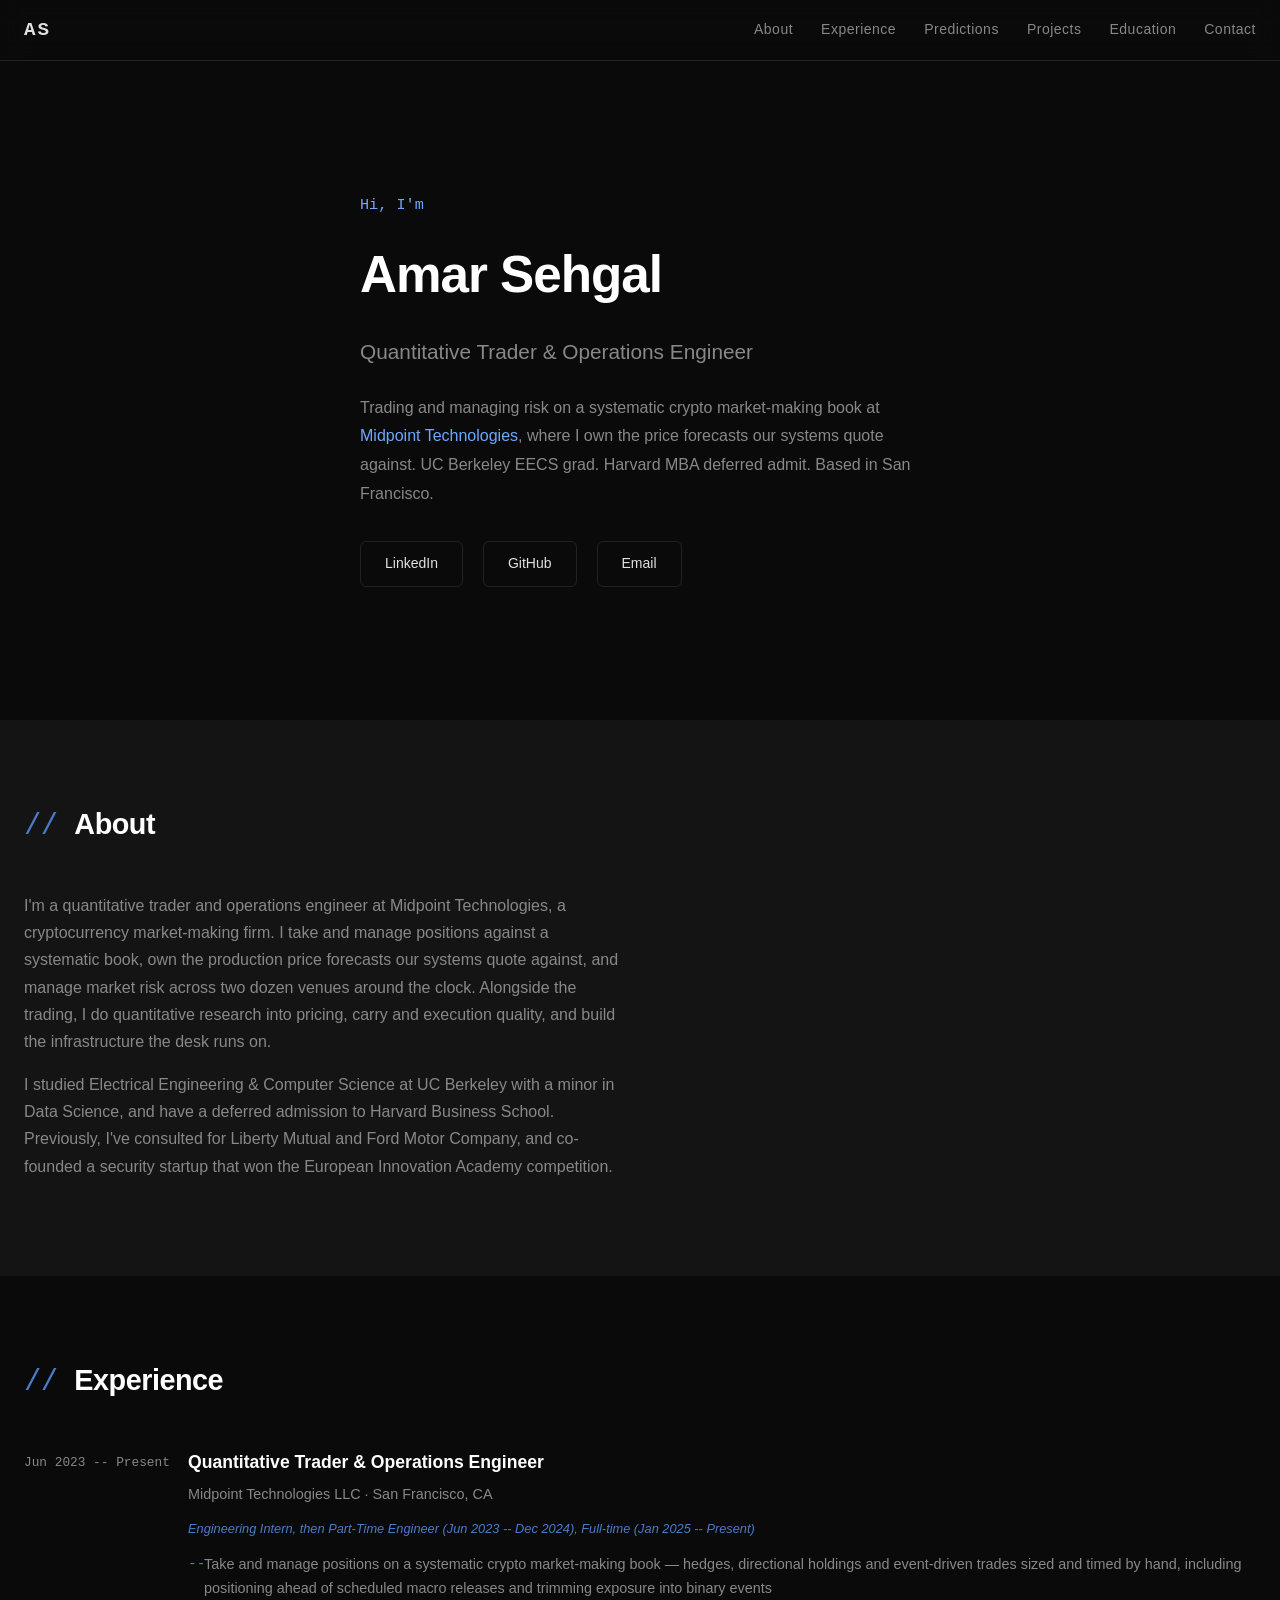
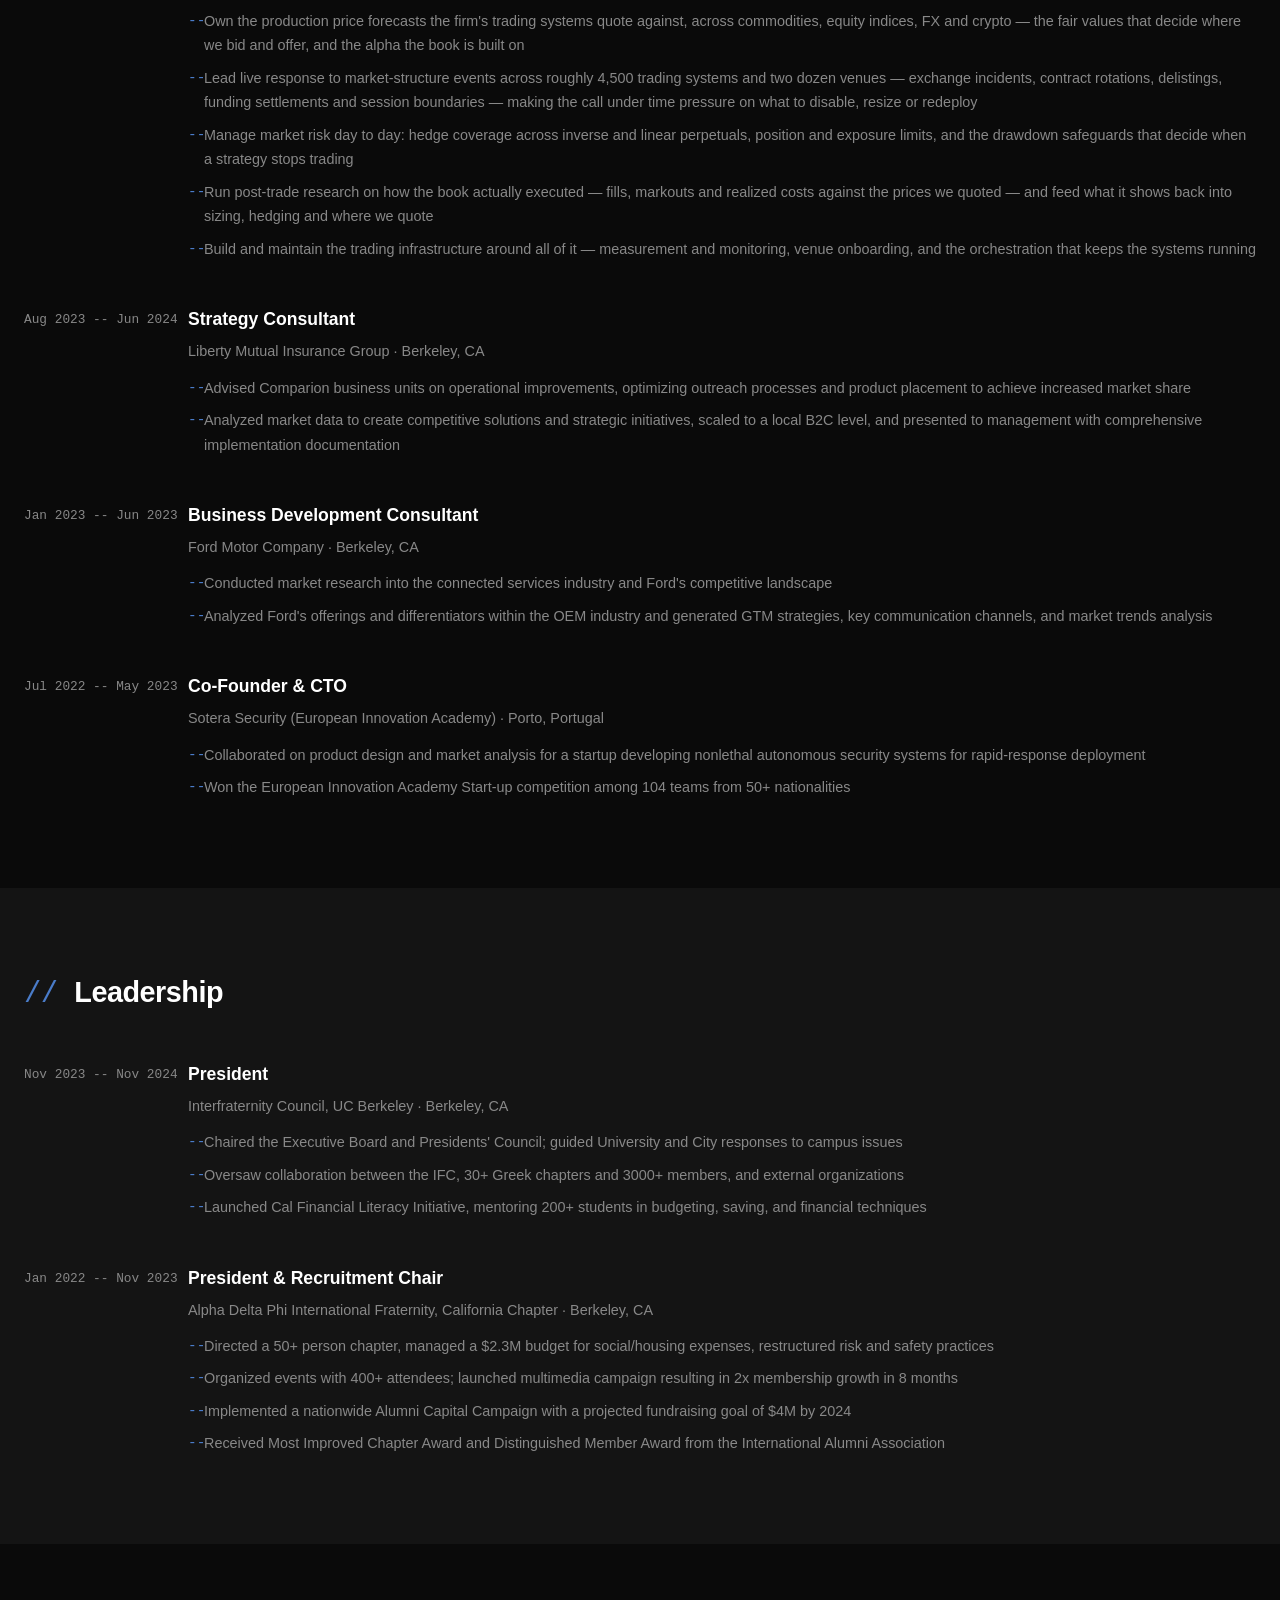
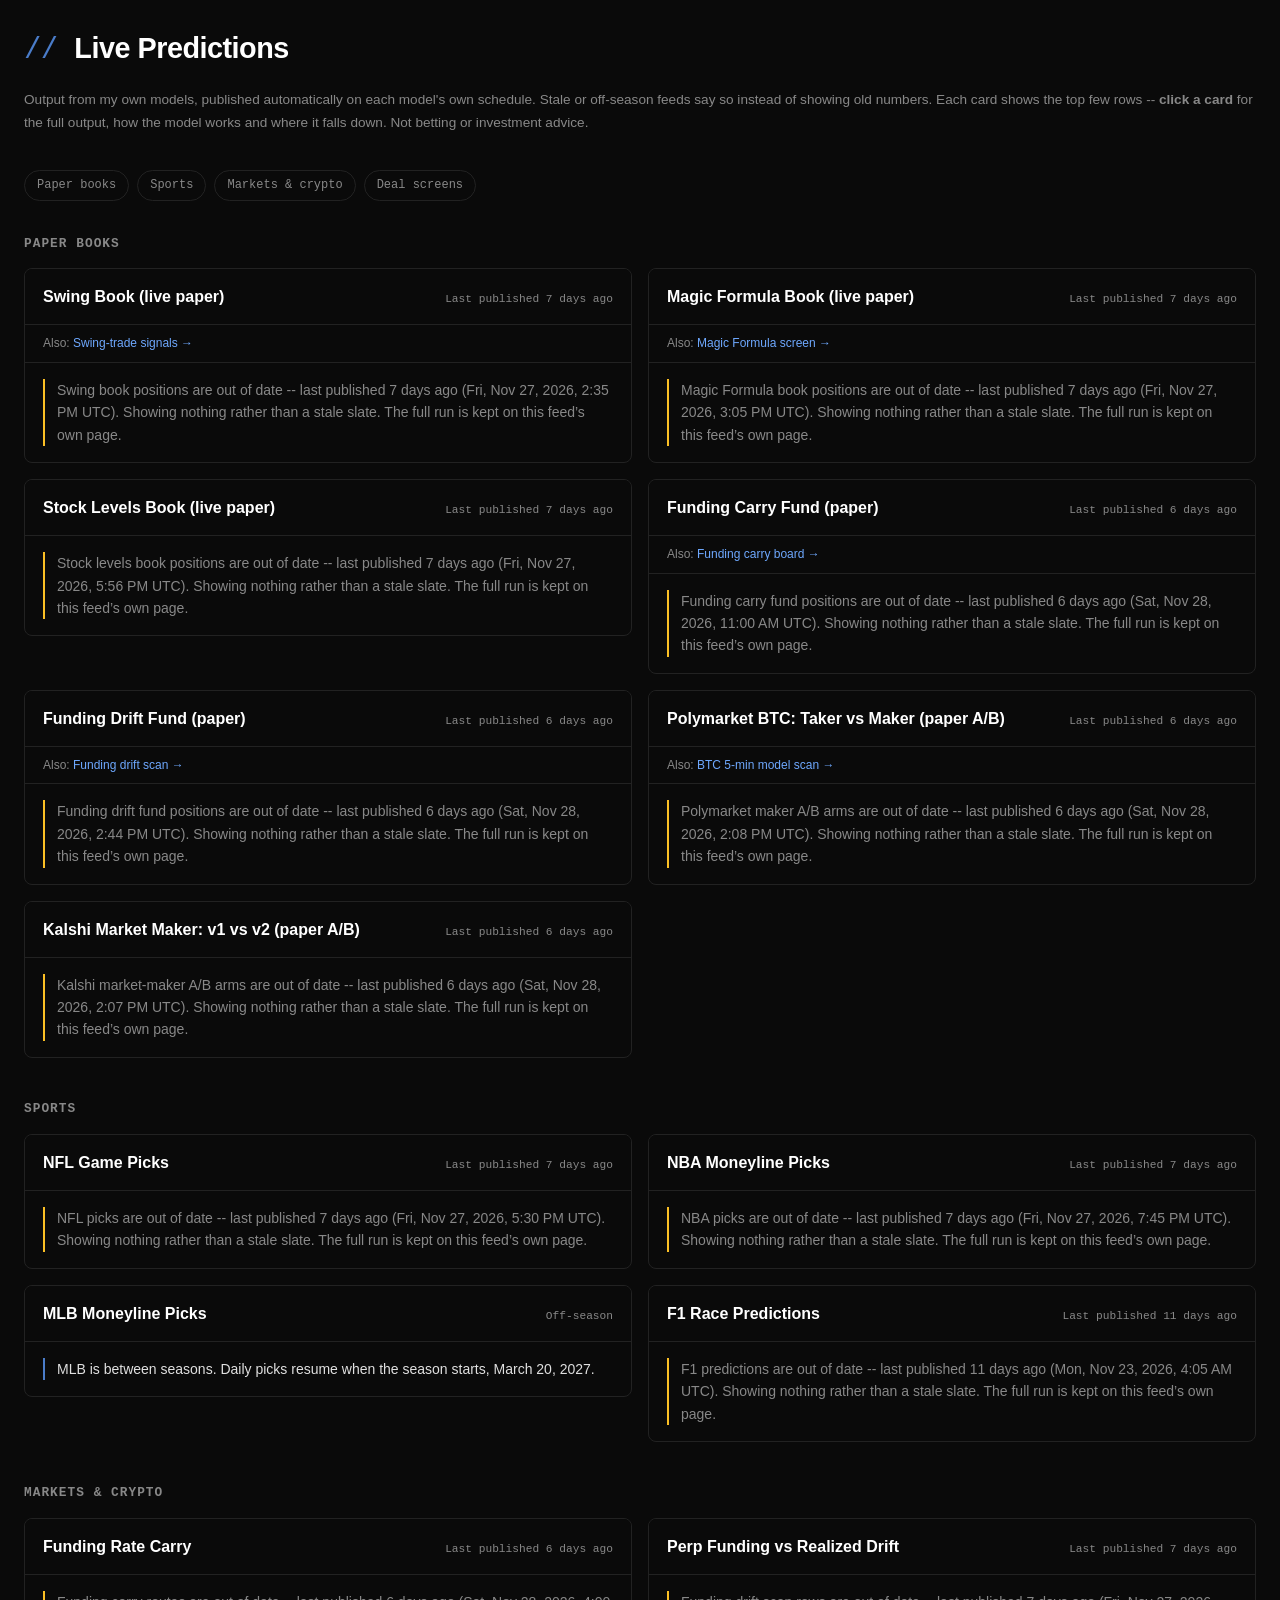
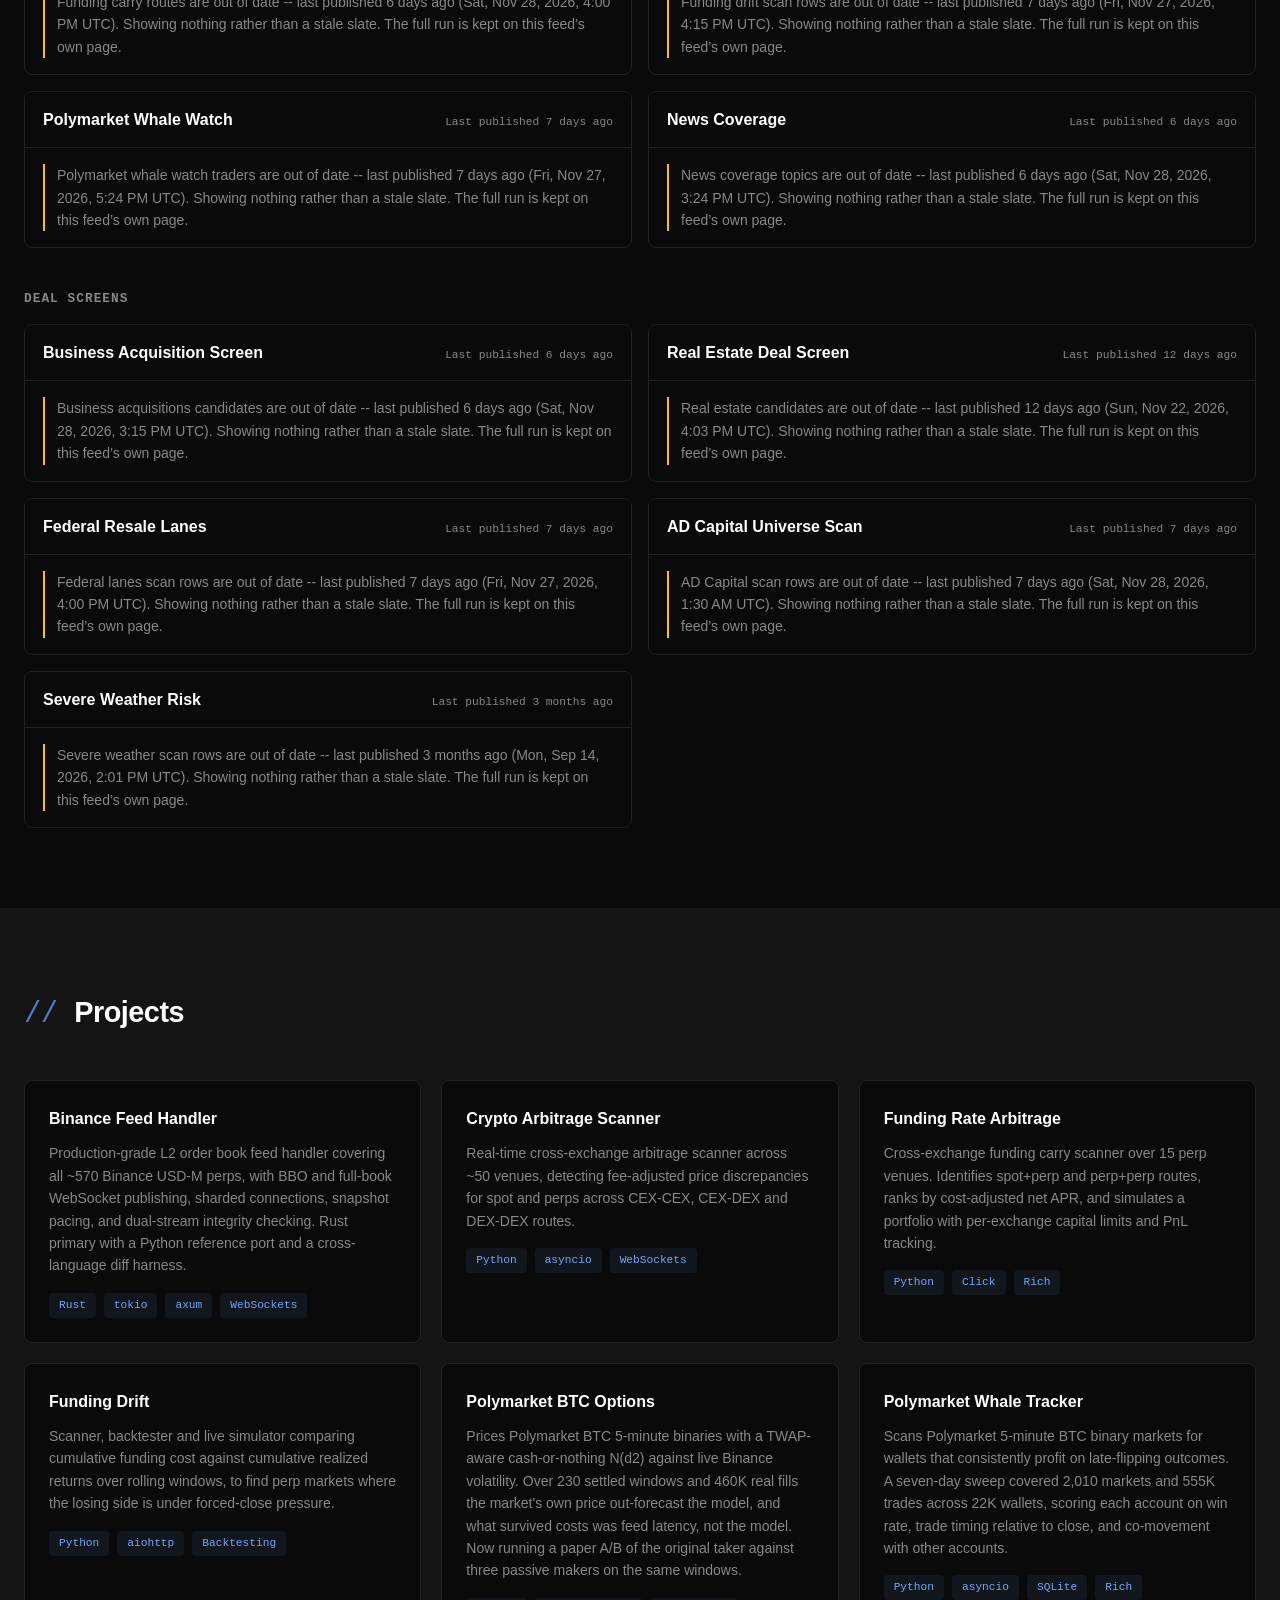
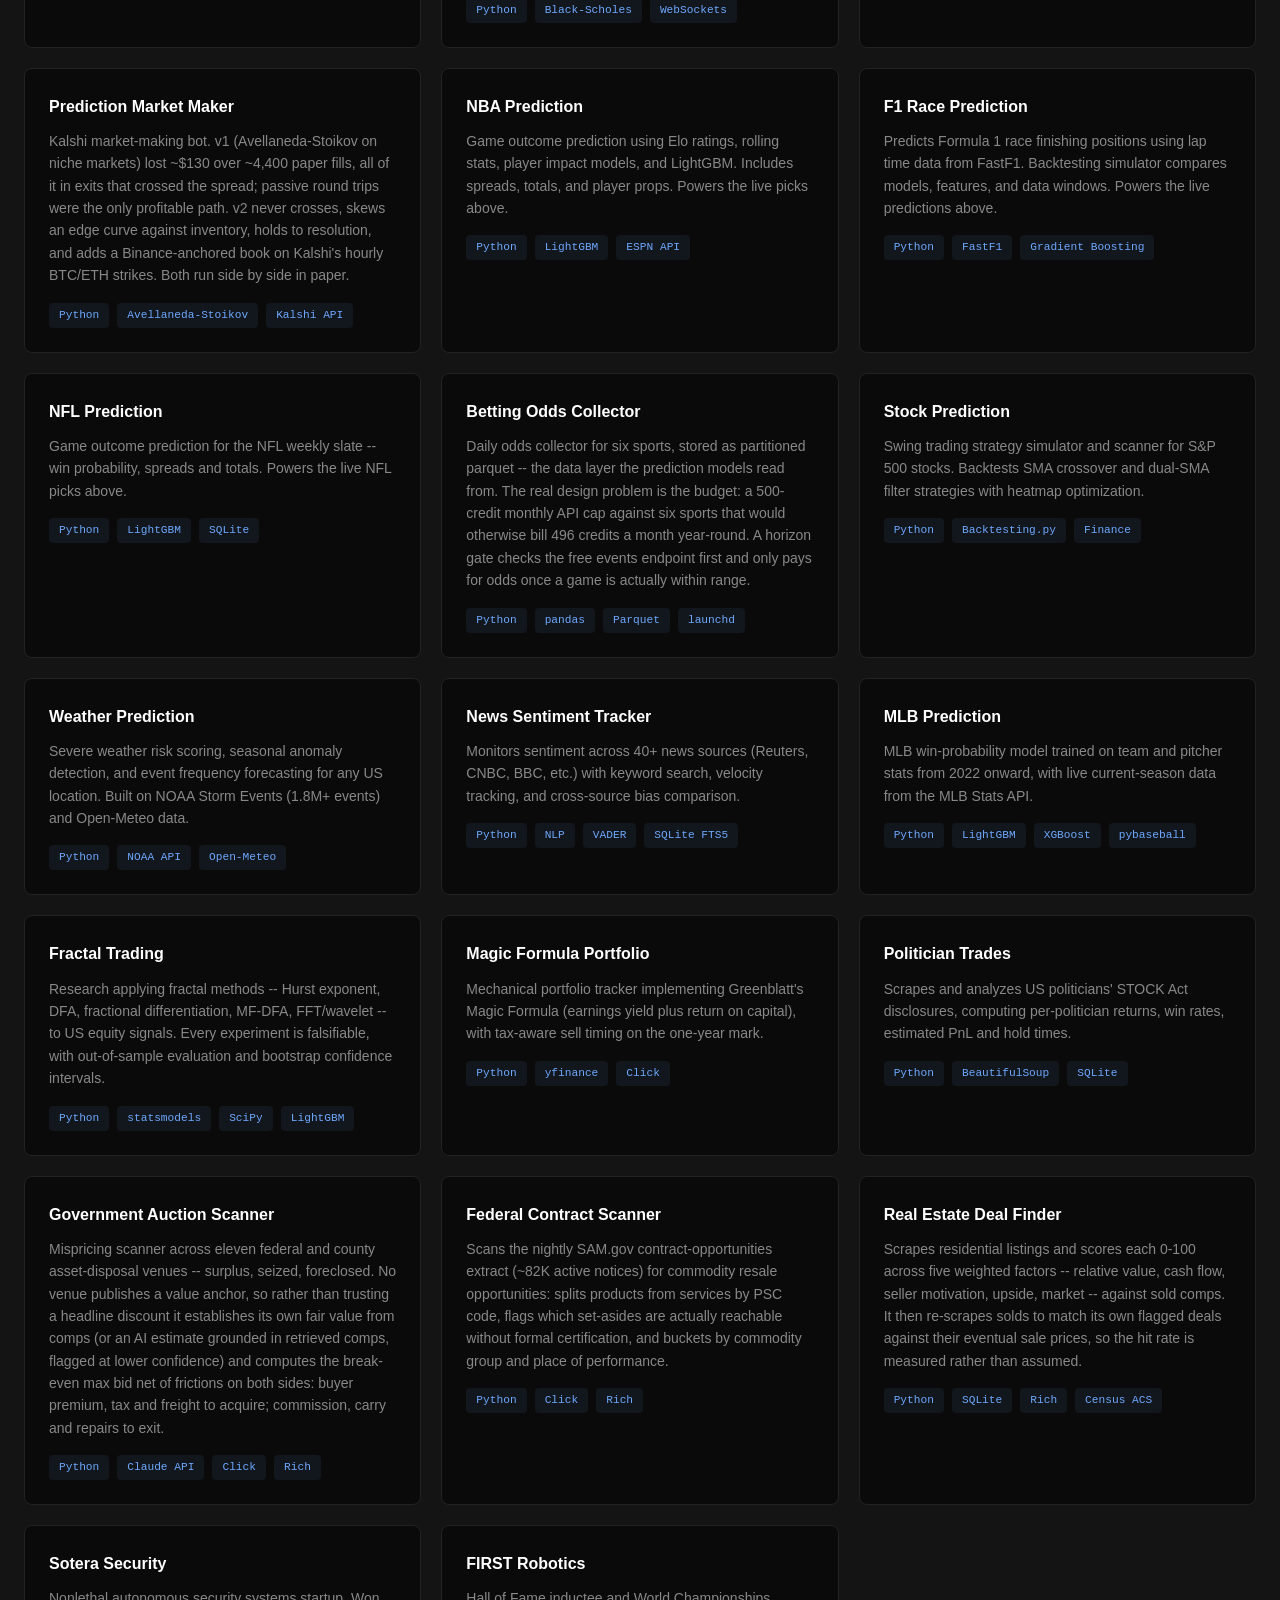
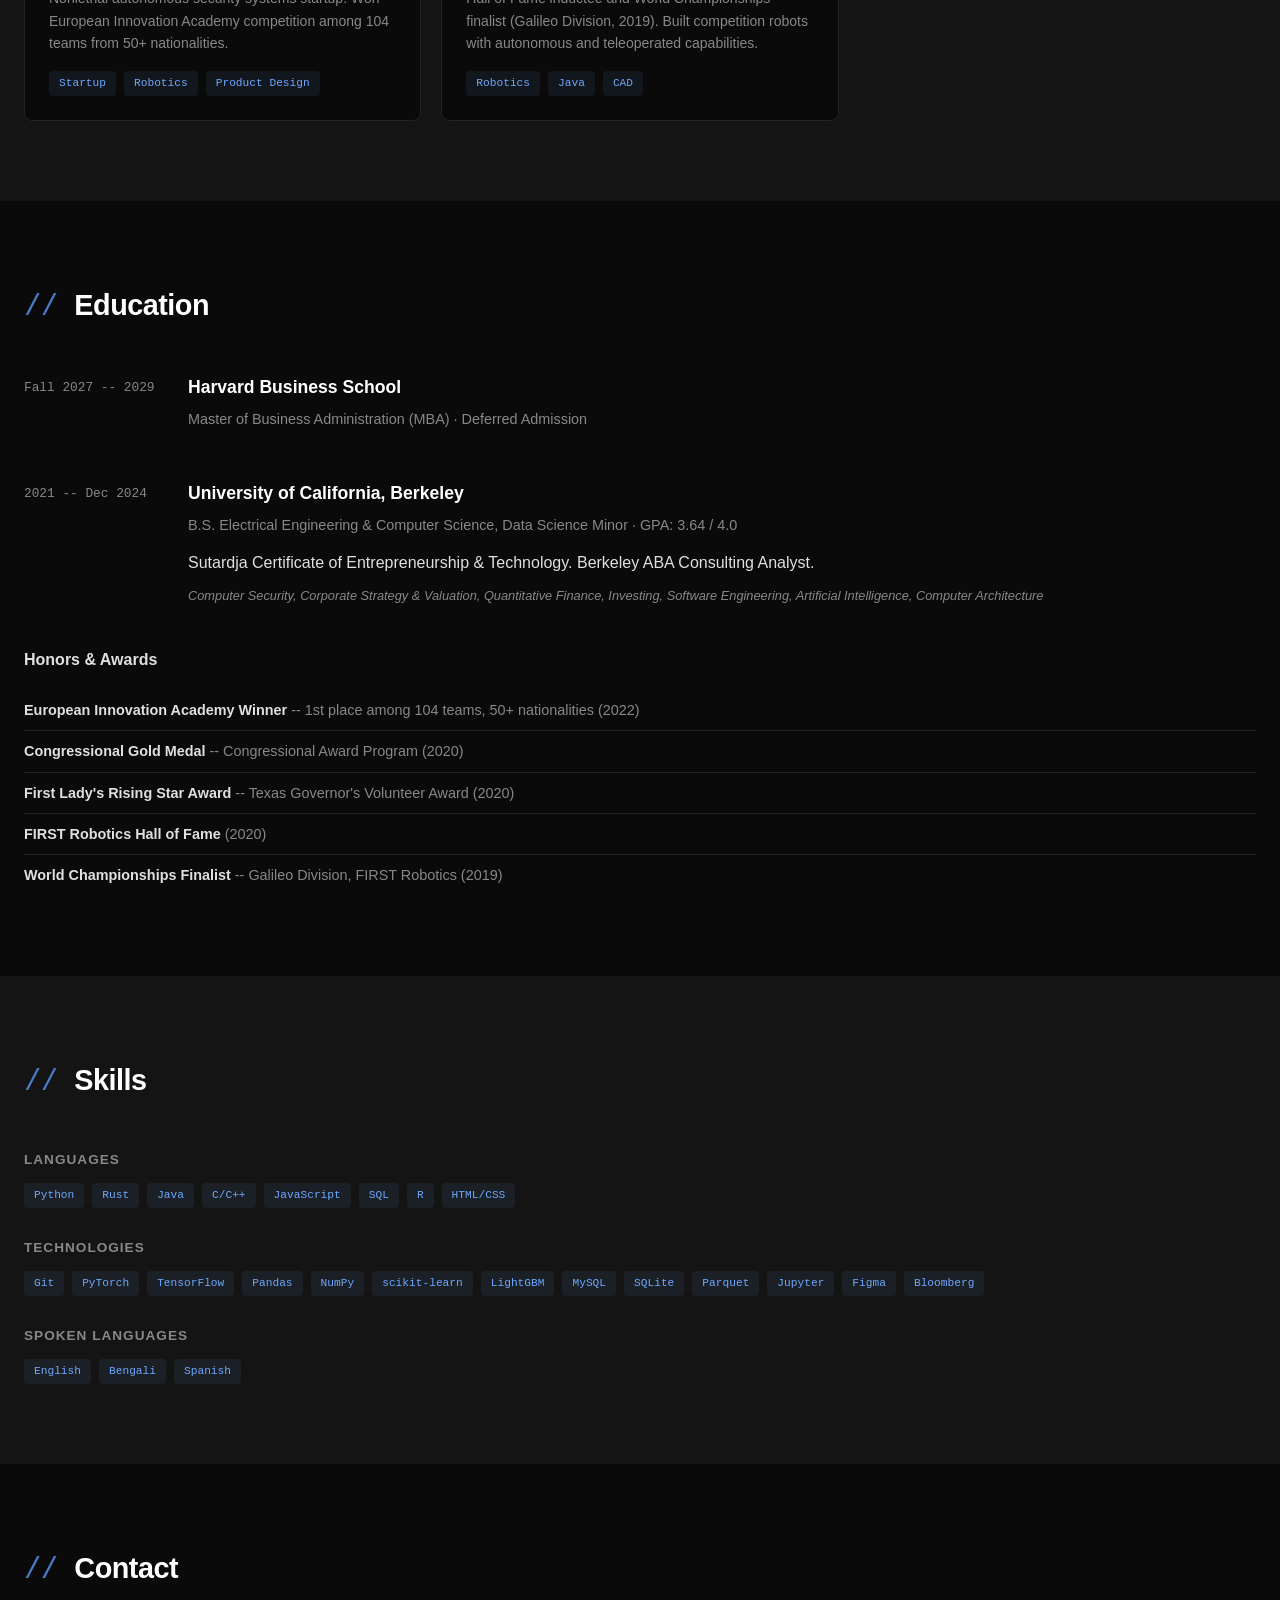
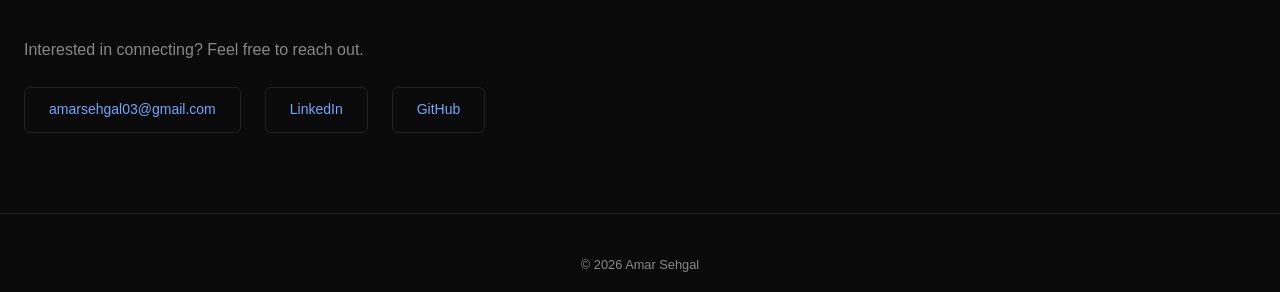
<file: index.html>
<!DOCTYPE html>
<html lang="en">
<head>
    <meta charset="UTF-8">
    <meta name="viewport" content="width=device-width, initial-scale=1.0">
    <title>Amar Sehgal -- Quantitative Trader &amp; Operations Engineer</title>
    <meta name="description" content="Amar Sehgal -- quantitative trader and operations engineer building cryptocurrency trading infrastructure. Live NFL, NBA, F1 and real-estate model output from my own models.">
    <meta name="author" content="Amar Sehgal">
    <meta name="theme-color" content="#0a0a0a">
    <meta property="og:type" content="website">
    <meta property="og:title" content="Amar Sehgal -- Quantitative Trader &amp; Operations Engineer">
    <meta property="og:description" content="Quant trader and ops engineer. Live NFL, NBA, F1 and real-estate model output from my own models.">
    <meta property="og:url" content="https://amarrsehgal.github.io/">
    <meta name="twitter:card" content="summary">
    <link rel="icon" href="data:image/svg+xml,%3Csvg xmlns='http://www.w3.org/2000/svg' viewBox='0 0 32 32'%3E%3Crect width='32' height='32' rx='6' fill='%230a0a0a'/%3E%3Ctext x='16' y='22' font-family='monospace' font-size='16' font-weight='700' fill='%236ea8fe' text-anchor='middle'%3EAS%3C/text%3E%3C/svg%3E">
    <link rel="stylesheet" href="style.css?v=20260928b">
</head>
<body>
    <a href="#main" class="skip-link">Skip to content</a>
    <nav>
        <div class="nav-container">
            <a href="#" class="nav-logo">AS</a>
            <div class="nav-links" id="nav-links">
                <a href="#about">About</a>
                <a href="#experience">Experience</a>
                <a href="#predictions">Predictions</a>
                <a href="#projects">Projects</a>
                <a href="#education">Education</a>
                <a href="#contact">Contact</a>
            </div>
            <button class="nav-toggle" type="button" aria-label="Toggle menu" aria-controls="nav-links" aria-expanded="false">
                <span></span>
                <span></span>
                <span></span>
            </button>
        </div>
    </nav>

    <main id="main">

    <!-- Hero -->
    <section id="hero">
        <div class="container">
            <p class="hero-greeting">Hi, I'm</p>
            <h1>Amar Sehgal</h1>
            <p class="hero-tagline">Quantitative Trader &amp; Operations Engineer</p>
            <p class="hero-summary">
                Trading and managing risk on a systematic crypto market-making book at
                <a href="https://midpointmarkets.com" target="_blank" rel="noopener">Midpoint Technologies</a>,
                where I own the price forecasts our systems quote against.
                UC Berkeley EECS grad. Harvard MBA deferred admit. Based in San Francisco.
            </p>
            <div class="hero-links">
                <a href="https://linkedin.com/in/amar-sehgal" target="_blank" rel="noopener">LinkedIn</a>
                <a href="https://github.com/AmarRSehgal" target="_blank" rel="noopener">GitHub</a>
                <a href="mailto:amarsehgal03@gmail.com">Email</a>
            </div>
        </div>
    </section>

    <!-- About -->
    <section id="about">
        <div class="container">
            <h2>About</h2>
            <div class="about-content">
                <p>
                    I'm a quantitative trader and operations engineer at Midpoint Technologies, a cryptocurrency
                    market-making firm. I take and manage positions against a systematic book, own the production
                    price forecasts our systems quote against, and manage market risk across two dozen venues around
                    the clock. Alongside the trading, I do quantitative research into pricing, carry and execution
                    quality, and build the infrastructure the desk runs on.
                </p>
                <p>
                    I studied Electrical Engineering &amp; Computer Science at UC Berkeley with a minor in
                    Data Science, and have a deferred admission to Harvard Business School. Previously, I've
                    consulted for Liberty Mutual and Ford Motor Company, and co-founded a security startup that
                    won the European Innovation Academy competition.
                </p>
            </div>
        </div>
    </section>

    <!-- Experience -->
    <section id="experience">
        <div class="container">
            <h2>Experience</h2>
            <div class="timeline">

                <div class="timeline-item">
                    <div class="timeline-date">Jun 2023 -- Present</div>
                    <div class="timeline-content">
                        <h3>Quantitative Trader &amp; Operations Engineer</h3>
                        <p class="timeline-company">Midpoint Technologies LLC &middot; San Francisco, CA</p>
                        <p class="timeline-role-note">Engineering Intern, then Part-Time Engineer (Jun 2023 -- Dec 2024), Full-time (Jan 2025 -- Present)</p>
                        <ul>
                            <li>Take and manage positions on a systematic crypto market-making book &mdash; hedges, directional holdings and event-driven trades sized and timed by hand, including positioning ahead of scheduled macro releases and trimming exposure into binary events</li>
                            <li>Own the production price forecasts the firm's trading systems quote against, across commodities, equity indices, FX and crypto &mdash; the fair values that decide where we bid and offer, and the alpha the book is built on</li>
                            <li>Lead live response to market-structure events across roughly 4,500 trading systems and two dozen venues &mdash; exchange incidents, contract rotations, delistings, funding settlements and session boundaries &mdash; making the call under time pressure on what to disable, resize or redeploy</li>
                            <li>Manage market risk day to day: hedge coverage across inverse and linear perpetuals, position and exposure limits, and the drawdown safeguards that decide when a strategy stops trading</li>
                            <li>Run post-trade research on how the book actually executed &mdash; fills, markouts and realized costs against the prices we quoted &mdash; and feed what it shows back into sizing, hedging and where we quote</li>
                            <li>Build and maintain the trading infrastructure around all of it &mdash; measurement and monitoring, venue onboarding, and the orchestration that keeps the systems running</li>
                        </ul>
                    </div>
                </div>

                <div class="timeline-item">
                    <div class="timeline-date">Aug 2023 -- Jun 2024</div>
                    <div class="timeline-content">
                        <h3>Strategy Consultant</h3>
                        <p class="timeline-company">Liberty Mutual Insurance Group &middot; Berkeley, CA</p>
                        <ul>
                            <li>Advised Comparion business units on operational improvements, optimizing outreach processes and product placement to achieve increased market share</li>
                            <li>Analyzed market data to create competitive solutions and strategic initiatives, scaled to a local B2C level, and presented to management with comprehensive implementation documentation</li>
                        </ul>
                    </div>
                </div>

                <div class="timeline-item">
                    <div class="timeline-date">Jan 2023 -- Jun 2023</div>
                    <div class="timeline-content">
                        <h3>Business Development Consultant</h3>
                        <p class="timeline-company">Ford Motor Company &middot; Berkeley, CA</p>
                        <ul>
                            <li>Conducted market research into the connected services industry and Ford's competitive landscape</li>
                            <li>Analyzed Ford's offerings and differentiators within the OEM industry and generated GTM strategies, key communication channels, and market trends analysis</li>
                        </ul>
                    </div>
                </div>

                <div class="timeline-item">
                    <div class="timeline-date">Jul 2022 -- May 2023</div>
                    <div class="timeline-content">
                        <h3>Co-Founder &amp; CTO</h3>
                        <p class="timeline-company">Sotera Security (European Innovation Academy) &middot; Porto, Portugal</p>
                        <ul>
                            <li>Collaborated on product design and market analysis for a startup developing nonlethal autonomous security systems for rapid-response deployment</li>
                            <li>Won the European Innovation Academy Start-up competition among 104 teams from 50+ nationalities</li>
                        </ul>
                    </div>
                </div>

            </div>
        </div>
    </section>

    <!-- Leadership -->
    <section id="leadership">
        <div class="container">
            <h2>Leadership</h2>
            <div class="timeline">

                <div class="timeline-item">
                    <div class="timeline-date">Nov 2023 -- Nov 2024</div>
                    <div class="timeline-content">
                        <h3>President</h3>
                        <p class="timeline-company">Interfraternity Council, UC Berkeley &middot; Berkeley, CA</p>
                        <ul>
                            <li>Chaired the Executive Board and Presidents' Council; guided University and City responses to campus issues</li>
                            <li>Oversaw collaboration between the IFC, 30+ Greek chapters and 3000+ members, and external organizations</li>
                            <li>Launched Cal Financial Literacy Initiative, mentoring 200+ students in budgeting, saving, and financial techniques</li>
                        </ul>
                    </div>
                </div>

                <div class="timeline-item">
                    <div class="timeline-date">Jan 2022 -- Nov 2023</div>
                    <div class="timeline-content">
                        <h3>President &amp; Recruitment Chair</h3>
                        <p class="timeline-company">Alpha Delta Phi International Fraternity, California Chapter &middot; Berkeley, CA</p>
                        <ul>
                            <li>Directed a 50+ person chapter, managed a $2.3M budget for social/housing expenses, restructured risk and safety practices</li>
                            <li>Organized events with 400+ attendees; launched multimedia campaign resulting in 2x membership growth in 8 months</li>
                            <li>Implemented a nationwide Alumni Capital Campaign with a projected fundraising goal of $4M by 2024</li>
                            <li>Received Most Improved Chapter Award and Distinguished Member Award from the International Alumni Association</li>
                        </ul>
                    </div>
                </div>

            </div>
        </div>
    </section>

    <!-- Live Predictions -->
    <section id="predictions">
        <div class="container">
            <h2>Live Predictions</h2>
            <p class="predictions-subtitle">
                Output from my own models, published automatically on each model's own schedule.
                Stale or off-season feeds say so instead of showing old numbers. Each card shows
                the top few rows -- <strong>click a card</strong> for the full output, how the
                model works and where it falls down. Not betting or investment advice.
            </p>
            <div class="prediction-chips">
                <a href="#pred-books">Paper books</a>
                <a href="#pred-sports">Sports</a>
                <a href="#pred-markets">Markets &amp; crypto</a>
                <a href="#pred-screens">Deal screens</a>
            </div>

            <div class="prediction-group" id="pred-books">
                <h3 class="prediction-group-title">Paper books</h3>
                <div class="prediction-grid">
                    <article class="prediction-block" data-href="feed.html?feed=swing_book">
                        <div class="prediction-header">
                            <h4><a class="prediction-title-link" href="feed.html?feed=swing_book">Swing Book (live paper)<span class="prediction-title-arrow" aria-hidden="true">&rarr;</span></a></h4>
                            <span id="swing-book-updated" class="prediction-date">Loading...</span>
                        </div>
                        <div class="prediction-related">Also: <a href="feed.html?feed=stock_signals">Swing-trade signals &rarr;</a></div>
                        <div id="swing-book" class="prediction-content">
                            <p class="prediction-loading">Fetching the book...</p>
                        </div>
                    </article>
                    <article class="prediction-block" data-href="feed.html?feed=mf_book">
                        <div class="prediction-header">
                            <h4><a class="prediction-title-link" href="feed.html?feed=mf_book">Magic Formula Book (live paper)<span class="prediction-title-arrow" aria-hidden="true">&rarr;</span></a></h4>
                            <span id="mf-book-updated" class="prediction-date">Loading...</span>
                        </div>
                        <div class="prediction-related">Also: <a href="feed.html?feed=magic_formula">Magic Formula screen &rarr;</a></div>
                        <div id="mf-book" class="prediction-content">
                            <p class="prediction-loading">Fetching the book...</p>
                        </div>
                    </article>
                    <article class="prediction-block" data-href="feed.html?feed=stock_levels">
                        <div class="prediction-header">
                            <h4><a class="prediction-title-link" href="feed.html?feed=stock_levels">Stock Levels Book (live paper)<span class="prediction-title-arrow" aria-hidden="true">&rarr;</span></a></h4>
                            <span id="stock-levels-updated" class="prediction-date">Loading...</span>
                        </div>
                        <div id="stock-levels" class="prediction-content">
                            <p class="prediction-loading">Loading the book...</p>
                        </div>
                    </article>
                    <article class="prediction-block" data-href="feed.html?feed=crypto_fund_carry">
                        <div class="prediction-header">
                            <h4><a class="prediction-title-link" href="feed.html?feed=crypto_fund_carry">Funding Carry Fund (paper)<span class="prediction-title-arrow" aria-hidden="true">&rarr;</span></a></h4>
                            <span id="crypto-fund-carry-updated" class="prediction-date">Loading...</span>
                        </div>
                        <div class="prediction-related">Also: <a href="feed.html?feed=funding">Funding carry board &rarr;</a></div>
                        <div id="crypto-fund-carry-rows" class="prediction-content">
                            <p class="prediction-loading">Fetching the fund...</p>
                        </div>
                    </article>
                    <article class="prediction-block" data-href="feed.html?feed=crypto_fund_drift">
                        <div class="prediction-header">
                            <h4><a class="prediction-title-link" href="feed.html?feed=crypto_fund_drift">Funding Drift Fund (paper)<span class="prediction-title-arrow" aria-hidden="true">&rarr;</span></a></h4>
                            <span id="crypto-fund-drift-updated" class="prediction-date">Loading...</span>
                        </div>
                        <div class="prediction-related">Also: <a href="feed.html?feed=funding_drift">Funding drift scan &rarr;</a></div>
                        <div id="crypto-fund-drift-rows" class="prediction-content">
                            <p class="prediction-loading">Fetching the fund...</p>
                        </div>
                    </article>
                    <article class="prediction-block" data-href="feed.html?feed=pm_btc_paper">
                        <div class="prediction-header">
                            <h4><a class="prediction-title-link" href="feed.html?feed=pm_btc_paper">Polymarket BTC: Taker vs Maker (paper A/B)<span class="prediction-title-arrow" aria-hidden="true">&rarr;</span></a></h4>
                            <span id="pm-btc-paper-updated" class="prediction-date">Loading...</span>
                        </div>
                        <div class="prediction-related">Also: <a href="feed.html?feed=polymarket_btc">BTC 5-min model scan &rarr;</a></div>
                        <div id="pm-btc-paper-rows" class="prediction-content">
                            <p class="prediction-loading">Fetching the latest scan...</p>
                        </div>
                    </article>
                    <article class="prediction-block" data-href="feed.html?feed=kalshi_mm_paper">
                        <div class="prediction-header">
                            <h4><a class="prediction-title-link" href="feed.html?feed=kalshi_mm_paper">Kalshi Market Maker: v1 vs v2 (paper A/B)<span class="prediction-title-arrow" aria-hidden="true">&rarr;</span></a></h4>
                            <span id="kalshi-mm-paper-updated" class="prediction-date">Loading...</span>
                        </div>
                        <div id="kalshi-mm-paper-rows" class="prediction-content">
                            <p class="prediction-loading">Fetching the latest scan...</p>
                        </div>
                    </article>
                </div>
            </div>

            <div class="prediction-group" id="pred-sports">
                <h3 class="prediction-group-title">Sports</h3>
                <div class="prediction-grid">
                    <article class="prediction-block" data-href="feed.html?feed=nfl">
                        <div class="prediction-header">
                            <h4><a class="prediction-title-link" href="feed.html?feed=nfl">NFL Game Picks<span class="prediction-title-arrow" aria-hidden="true">&rarr;</span></a></h4>
                            <span id="nfl-updated" class="prediction-date">Loading...</span>
                        </div>
                        <div id="nfl-picks" class="prediction-content">
                            <p class="prediction-loading">Fetching this week's picks...</p>
                        </div>
                    </article>
                    <article class="prediction-block" data-href="feed.html?feed=nba">
                        <div class="prediction-header">
                            <h4><a class="prediction-title-link" href="feed.html?feed=nba">NBA Moneyline Picks<span class="prediction-title-arrow" aria-hidden="true">&rarr;</span></a></h4>
                            <span id="nba-updated" class="prediction-date">Loading...</span>
                        </div>
                        <div id="nba-picks" class="prediction-content">
                            <p class="prediction-loading">Fetching today's picks...</p>
                        </div>
                    </article>
                    <article class="prediction-block" data-href="feed.html?feed=mlb">
                        <div class="prediction-header">
                            <h4><a class="prediction-title-link" href="feed.html?feed=mlb">MLB Moneyline Picks<span class="prediction-title-arrow" aria-hidden="true">&rarr;</span></a></h4>
                            <span id="mlb-updated" class="prediction-date">Loading...</span>
                        </div>
                        <div id="mlb-picks" class="prediction-content">
                            <p class="prediction-loading">Fetching today's picks...</p>
                        </div>
                    </article>
                    <article class="prediction-block" data-href="feed.html?feed=f1">
                        <div class="prediction-header">
                            <h4><a class="prediction-title-link" href="feed.html?feed=f1">F1 Race Predictions<span class="prediction-title-arrow" aria-hidden="true">&rarr;</span></a></h4>
                            <span id="f1-updated" class="prediction-date">Loading...</span>
                        </div>
                        <div id="f1-predictions" class="prediction-content">
                            <p class="prediction-loading">Fetching upcoming race predictions...</p>
                        </div>
                    </article>
                </div>
            </div>

            <div class="prediction-group" id="pred-markets">
                <h3 class="prediction-group-title">Markets &amp; crypto</h3>
                <div class="prediction-grid">
                    <article class="prediction-block" data-href="feed.html?feed=funding">
                        <div class="prediction-header">
                            <h4><a class="prediction-title-link" href="feed.html?feed=funding">Funding Rate Carry<span class="prediction-title-arrow" aria-hidden="true">&rarr;</span></a></h4>
                            <span id="funding-updated" class="prediction-date">Loading...</span>
                        </div>
                        <div id="funding-opportunities" class="prediction-content">
                            <p class="prediction-loading">Fetching persistent carry routes...</p>
                        </div>
                    </article>
                    <article class="prediction-block" data-href="feed.html?feed=funding_drift">
                        <div class="prediction-header">
                            <h4><a class="prediction-title-link" href="feed.html?feed=funding_drift">Perp Funding vs Realized Drift<span class="prediction-title-arrow" aria-hidden="true">&rarr;</span></a></h4>
                            <span id="funding-drift-updated" class="prediction-date">Loading...</span>
                        </div>
                        <div id="funding-drift-rows" class="prediction-content">
                            <p class="prediction-loading">Fetching the latest scan...</p>
                        </div>
                    </article>
                    <article class="prediction-block" data-href="feed.html?feed=polymarket_whales">
                        <div class="prediction-header">
                            <h4><a class="prediction-title-link" href="feed.html?feed=polymarket_whales">Polymarket Whale Watch<span class="prediction-title-arrow" aria-hidden="true">&rarr;</span></a></h4>
                            <span id="whale-updated" class="prediction-date">Loading...</span>
                        </div>
                        <div id="whale-activity" class="prediction-content">
                            <p class="prediction-loading">Scanning the last 24h of 5-minute markets...</p>
                        </div>
                    </article>
                    <article class="prediction-block" data-href="feed.html?feed=news">
                        <div class="prediction-header">
                            <h4><a class="prediction-title-link" href="feed.html?feed=news">News Coverage<span class="prediction-title-arrow" aria-hidden="true">&rarr;</span></a></h4>
                            <span id="news-updated" class="prediction-date">Loading...</span>
                        </div>
                        <div id="news-topics" class="prediction-content">
                            <p class="prediction-loading">Reading the last 24h across 55+ sources...</p>
                        </div>
                    </article>
                </div>
            </div>

            <div class="prediction-group" id="pred-screens">
                <h3 class="prediction-group-title">Deal screens</h3>
                <div class="prediction-grid">
                    <article class="prediction-block" data-href="feed.html?feed=business_hunter">
                        <div class="prediction-header">
                            <h4><a class="prediction-title-link" href="feed.html?feed=business_hunter">Business Acquisition Screen<span class="prediction-title-arrow" aria-hidden="true">&rarr;</span></a></h4>
                            <span id="business-hunter-updated" class="prediction-date">Loading...</span>
                        </div>
                        <div id="business-hunter-deals" class="prediction-content">
                            <p class="prediction-loading">Fetching tonight's flagged listings...</p>
                        </div>
                    </article>
                    <article class="prediction-block" data-href="feed.html?feed=real_estate">
                        <div class="prediction-header">
                            <h4><a class="prediction-title-link" href="feed.html?feed=real_estate">Real Estate Deal Screen<span class="prediction-title-arrow" aria-hidden="true">&rarr;</span></a></h4>
                            <span id="real-estate-updated" class="prediction-date">Loading...</span>
                        </div>
                        <div id="real-estate-deals" class="prediction-content">
                            <p class="prediction-loading">Fetching this week's flagged listings...</p>
                        </div>
                    </article>
                    <article class="prediction-block" data-href="feed.html?feed=contracts">
                        <div class="prediction-header">
                            <h4><a class="prediction-title-link" href="feed.html?feed=contracts">Federal Resale Lanes<span class="prediction-title-arrow" aria-hidden="true">&rarr;</span></a></h4>
                            <span id="contracts-updated" class="prediction-date">Loading...</span>
                        </div>
                        <div id="contracts-rows" class="prediction-content">
                            <p class="prediction-loading">Fetching the latest scan...</p>
                        </div>
                    </article>
                    <article class="prediction-block" data-href="feed.html?feed=ad_capital">
                        <div class="prediction-header">
                            <h4><a class="prediction-title-link" href="feed.html?feed=ad_capital">AD Capital Universe Scan<span class="prediction-title-arrow" aria-hidden="true">&rarr;</span></a></h4>
                            <span id="ad-capital-updated" class="prediction-date">Loading...</span>
                        </div>
                        <div id="ad-capital-rows" class="prediction-content">
                            <p class="prediction-loading">Fetching the latest scan...</p>
                        </div>
                    </article>
                    <article class="prediction-block" data-href="feed.html?feed=weather_risk">
                        <div class="prediction-header">
                            <h4><a class="prediction-title-link" href="feed.html?feed=weather_risk">Severe Weather Risk<span class="prediction-title-arrow" aria-hidden="true">&rarr;</span></a></h4>
                            <span id="weather-risk-updated" class="prediction-date">Loading...</span>
                        </div>
                        <div id="weather-risk-rows" class="prediction-content">
                            <p class="prediction-loading">Fetching the latest scan...</p>
                        </div>
                    </article>
                </div>
            </div>
        </div>
    </section>

    <!-- Projects -->
    <section id="projects">
        <div class="container">
            <h2>Projects</h2>
            <div class="projects-grid">

                <div class="project-card">
                    <h3>Binance Feed Handler</h3>
                    <p>Production-grade L2 order book feed handler covering all ~570 Binance USD-M perps, with BBO and full-book WebSocket publishing, sharded connections, snapshot pacing, and dual-stream integrity checking. Rust primary with a Python reference port and a cross-language diff harness.</p>
                    <div class="project-tags">
                        <span>Rust</span>
                        <span>tokio</span>
                        <span>axum</span>
                        <span>WebSockets</span>
                    </div>
                </div>

                <div class="project-card">
                    <h3>Crypto Arbitrage Scanner</h3>
                    <p>Real-time cross-exchange arbitrage scanner across ~50 venues, detecting fee-adjusted price discrepancies for spot and perps across CEX-CEX, CEX-DEX and DEX-DEX routes.</p>
                    <div class="project-tags">
                        <span>Python</span>
                        <span>asyncio</span>
                        <span>WebSockets</span>
                    </div>
                </div>

                <div class="project-card">
                    <h3>Funding Rate Arbitrage</h3>
                    <p>Cross-exchange funding carry scanner over 15 perp venues. Identifies spot+perp and perp+perp routes, ranks by cost-adjusted net APR, and simulates a portfolio with per-exchange capital limits and PnL tracking.</p>
                    <div class="project-tags">
                        <span>Python</span>
                        <span>Click</span>
                        <span>Rich</span>
                    </div>
                </div>

                <div class="project-card">
                    <h3>Funding Drift</h3>
                    <p>Scanner, backtester and live simulator comparing cumulative funding cost against cumulative realized returns over rolling windows, to find perp markets where the losing side is under forced-close pressure.</p>
                    <div class="project-tags">
                        <span>Python</span>
                        <span>aiohttp</span>
                        <span>Backtesting</span>
                    </div>
                </div>

                <div class="project-card">
                    <h3>Polymarket BTC Options</h3>
                    <p>Prices Polymarket BTC 5-minute binaries with a TWAP-aware cash-or-nothing N(d2) against live Binance volatility. Over 230 settled windows and 460K real fills the market's own price out-forecast the model, and what survived costs was feed latency, not the model. Now running a paper A/B of the original taker against three passive makers on the same windows.</p>
                    <div class="project-tags">
                        <span>Python</span>
                        <span>Black-Scholes</span>
                        <span>WebSockets</span>
                    </div>
                </div>

                <div class="project-card">
                    <h3>Polymarket Whale Tracker</h3>
                    <p>Scans Polymarket 5-minute BTC binary markets for wallets that consistently profit on late-flipping outcomes. A seven-day sweep covered 2,010 markets and 555K trades across 22K wallets, scoring each account on win rate, trade timing relative to close, and co-movement with other accounts.</p>
                    <div class="project-tags">
                        <span>Python</span>
                        <span>asyncio</span>
                        <span>SQLite</span>
                        <span>Rich</span>
                    </div>
                </div>

                <div class="project-card">
                    <h3>Prediction Market Maker</h3>
                    <p>Kalshi market-making bot. v1 (Avellaneda-Stoikov on niche markets) lost ~$130 over ~4,400 paper fills, all of it in exits that crossed the spread; passive round trips were the only profitable path. v2 never crosses, skews an edge curve against inventory, holds to resolution, and adds a Binance-anchored book on Kalshi's hourly BTC/ETH strikes. Both run side by side in paper.</p>
                    <div class="project-tags">
                        <span>Python</span>
                        <span>Avellaneda-Stoikov</span>
                        <span>Kalshi API</span>
                    </div>
                </div>

                <div class="project-card">
                    <h3>NBA Prediction</h3>
                    <p>Game outcome prediction using Elo ratings, rolling stats, player impact models, and LightGBM. Includes spreads, totals, and player props. Powers the live picks above.</p>
                    <div class="project-tags">
                        <span>Python</span>
                        <span>LightGBM</span>
                        <span>ESPN API</span>
                    </div>
                </div>

                <div class="project-card">
                    <h3>F1 Race Prediction</h3>
                    <p>Predicts Formula 1 race finishing positions using lap time data from FastF1. Backtesting simulator compares models, features, and data windows. Powers the live predictions above.</p>
                    <div class="project-tags">
                        <span>Python</span>
                        <span>FastF1</span>
                        <span>Gradient Boosting</span>
                    </div>
                </div>

                <div class="project-card">
                    <h3>NFL Prediction</h3>
                    <p>Game outcome prediction for the NFL weekly slate -- win probability, spreads and totals. Powers the live NFL picks above.</p>
                    <div class="project-tags">
                        <span>Python</span>
                        <span>LightGBM</span>
                        <span>SQLite</span>
                    </div>
                </div>

                <div class="project-card">
                    <h3>Betting Odds Collector</h3>
                    <p>Daily odds collector for six sports, stored as partitioned parquet -- the data layer the prediction models read from. The real design problem is the budget: a 500-credit monthly API cap against six sports that would otherwise bill 496 credits a month year-round. A horizon gate checks the free events endpoint first and only pays for odds once a game is actually within range.</p>
                    <div class="project-tags">
                        <span>Python</span>
                        <span>pandas</span>
                        <span>Parquet</span>
                        <span>launchd</span>
                    </div>
                </div>

                <div class="project-card">
                    <h3>Stock Prediction</h3>
                    <p>Swing trading strategy simulator and scanner for S&amp;P 500 stocks. Backtests SMA crossover and dual-SMA filter strategies with heatmap optimization.</p>
                    <div class="project-tags">
                        <span>Python</span>
                        <span>Backtesting.py</span>
                        <span>Finance</span>
                    </div>
                </div>

                <div class="project-card">
                    <h3>Weather Prediction</h3>
                    <p>Severe weather risk scoring, seasonal anomaly detection, and event frequency forecasting for any US location. Built on NOAA Storm Events (1.8M+ events) and Open-Meteo data.</p>
                    <div class="project-tags">
                        <span>Python</span>
                        <span>NOAA API</span>
                        <span>Open-Meteo</span>
                    </div>
                </div>

                <div class="project-card">
                    <h3>News Sentiment Tracker</h3>
                    <p>Monitors sentiment across 40+ news sources (Reuters, CNBC, BBC, etc.) with keyword search, velocity tracking, and cross-source bias comparison.</p>
                    <div class="project-tags">
                        <span>Python</span>
                        <span>NLP</span>
                        <span>VADER</span>
                        <span>SQLite FTS5</span>
                    </div>
                </div>

                <div class="project-card">
                    <h3>MLB Prediction</h3>
                    <p>MLB win-probability model trained on team and pitcher stats from 2022 onward, with live current-season data from the MLB Stats API.</p>
                    <div class="project-tags">
                        <span>Python</span>
                        <span>LightGBM</span>
                        <span>XGBoost</span>
                        <span>pybaseball</span>
                    </div>
                </div>

                <div class="project-card">
                    <h3>Fractal Trading</h3>
                    <p>Research applying fractal methods -- Hurst exponent, DFA, fractional differentiation, MF-DFA, FFT/wavelet -- to US equity signals. Every experiment is falsifiable, with out-of-sample evaluation and bootstrap confidence intervals.</p>
                    <div class="project-tags">
                        <span>Python</span>
                        <span>statsmodels</span>
                        <span>SciPy</span>
                        <span>LightGBM</span>
                    </div>
                </div>

                <div class="project-card">
                    <h3>Magic Formula Portfolio</h3>
                    <p>Mechanical portfolio tracker implementing Greenblatt's Magic Formula (earnings yield plus return on capital), with tax-aware sell timing on the one-year mark.</p>
                    <div class="project-tags">
                        <span>Python</span>
                        <span>yfinance</span>
                        <span>Click</span>
                    </div>
                </div>

                <div class="project-card">
                    <h3>Politician Trades</h3>
                    <p>Scrapes and analyzes US politicians' STOCK Act disclosures, computing per-politician returns, win rates, estimated PnL and hold times.</p>
                    <div class="project-tags">
                        <span>Python</span>
                        <span>BeautifulSoup</span>
                        <span>SQLite</span>
                    </div>
                </div>

                <div class="project-card">
                    <h3>Government Auction Scanner</h3>
                    <p>Mispricing scanner across eleven federal and county asset-disposal venues -- surplus, seized, foreclosed. No venue publishes a value anchor, so rather than trusting a headline discount it establishes its own fair value from comps (or an AI estimate grounded in retrieved comps, flagged at lower confidence) and computes the break-even max bid net of frictions on both sides: buyer premium, tax and freight to acquire; commission, carry and repairs to exit.</p>
                    <div class="project-tags">
                        <span>Python</span>
                        <span>Claude API</span>
                        <span>Click</span>
                        <span>Rich</span>
                    </div>
                </div>

                <div class="project-card">
                    <h3>Federal Contract Scanner</h3>
                    <p>Scans the nightly SAM.gov contract-opportunities extract (~82K active notices) for commodity resale opportunities: splits products from services by PSC code, flags which set-asides are actually reachable without formal certification, and buckets by commodity group and place of performance.</p>
                    <div class="project-tags">
                        <span>Python</span>
                        <span>Click</span>
                        <span>Rich</span>
                    </div>
                </div>

                <div class="project-card">
                    <h3>Real Estate Deal Finder</h3>
                    <p>Scrapes residential listings and scores each 0-100 across five weighted factors -- relative value, cash flow, seller motivation, upside, market -- against sold comps. It then re-scrapes solds to match its own flagged deals against their eventual sale prices, so the hit rate is measured rather than assumed.</p>
                    <div class="project-tags">
                        <span>Python</span>
                        <span>SQLite</span>
                        <span>Rich</span>
                        <span>Census ACS</span>
                    </div>
                </div>

                <div class="project-card">
                    <h3>Sotera Security</h3>
                    <p>Nonlethal autonomous security systems startup. Won European Innovation Academy competition among 104 teams from 50+ nationalities.</p>
                    <div class="project-tags">
                        <span>Startup</span>
                        <span>Robotics</span>
                        <span>Product Design</span>
                    </div>
                </div>

                <div class="project-card">
                    <h3>FIRST Robotics</h3>
                    <p>Hall of Fame inductee and World Championships finalist (Galileo Division, 2019). Built competition robots with autonomous and teleoperated capabilities.</p>
                    <div class="project-tags">
                        <span>Robotics</span>
                        <span>Java</span>
                        <span>CAD</span>
                    </div>
                </div>

            </div>
        </div>
    </section>

    <!-- Education -->
    <section id="education">
        <div class="container">
            <h2>Education</h2>
            <div class="timeline">

                <div class="timeline-item">
                    <div class="timeline-date">Fall 2027 -- 2029</div>
                    <div class="timeline-content">
                        <h3>Harvard Business School</h3>
                        <p class="timeline-company">Master of Business Administration (MBA) &middot; Deferred Admission</p>
                    </div>
                </div>

                <div class="timeline-item">
                    <div class="timeline-date">2021 -- Dec 2024</div>
                    <div class="timeline-content">
                        <h3>University of California, Berkeley</h3>
                        <p class="timeline-company">B.S. Electrical Engineering &amp; Computer Science, Data Science Minor &middot; GPA: 3.64 / 4.0</p>
                        <p>
                            Sutardja Certificate of Entrepreneurship &amp; Technology. Berkeley ABA Consulting Analyst.
                        </p>
                        <p class="timeline-coursework">
                            Computer Security, Corporate Strategy &amp; Valuation, Quantitative Finance, Investing,
                            Software Engineering, Artificial Intelligence, Computer Architecture
                        </p>
                    </div>
                </div>

            </div>

            <h3 class="subsection-title">Honors &amp; Awards</h3>
            <ul class="awards-list">
                <li><strong>European Innovation Academy Winner</strong> -- 1st place among 104 teams, 50+ nationalities (2022)</li>
                <li><strong>Congressional Gold Medal</strong> -- Congressional Award Program (2020)</li>
                <li><strong>First Lady's Rising Star Award</strong> -- Texas Governor's Volunteer Award (2020)</li>
                <li><strong>FIRST Robotics Hall of Fame</strong> (2020)</li>
                <li><strong>World Championships Finalist</strong> -- Galileo Division, FIRST Robotics (2019)</li>
            </ul>
        </div>
    </section>

    <!-- Skills -->
    <section id="skills">
        <div class="container">
            <h2>Skills</h2>
            <div class="skills-grid">
                <div class="skill-group">
                    <h3>Languages</h3>
                    <div class="project-tags">
                        <span>Python</span>
                        <span>Rust</span>
                        <span>Java</span>
                        <span>C/C++</span>
                        <span>JavaScript</span>
                        <span>SQL</span>
                        <span>R</span>
                        <span>HTML/CSS</span>
                    </div>
                </div>
                <div class="skill-group">
                    <h3>Technologies</h3>
                    <div class="project-tags">
                        <span>Git</span>
                        <span>PyTorch</span>
                        <span>TensorFlow</span>
                        <span>Pandas</span>
                        <span>NumPy</span>
                        <span>scikit-learn</span>
                        <span>LightGBM</span>
                        <span>MySQL</span>
                        <span>SQLite</span>
                        <span>Parquet</span>
                        <span>Jupyter</span>
                        <span>Figma</span>
                        <span>Bloomberg</span>
                    </div>
                </div>
                <div class="skill-group">
                    <h3>Spoken Languages</h3>
                    <div class="project-tags">
                        <span>English</span>
                        <span>Bengali</span>
                        <span>Spanish</span>
                    </div>
                </div>
            </div>
        </div>
    </section>

    <!-- Contact -->
    <section id="contact">
        <div class="container">
            <h2>Contact</h2>
            <p class="contact-text">
                Interested in connecting? Feel free to reach out.
            </p>
            <div class="contact-links">
                <a href="mailto:amarsehgal03@gmail.com">amarsehgal03@gmail.com</a>
                <a href="https://linkedin.com/in/amar-sehgal" target="_blank" rel="noopener">LinkedIn</a>
                <a href="https://github.com/AmarRSehgal" target="_blank" rel="noopener">GitHub</a>
            </div>
        </div>
    </section>

    </main>

    <footer>
        <div class="container">
            <p>&copy; <span id="footer-year">2026</span> Amar Sehgal</p>
        </div>
    </footer>

    <script src="predictions.js?v=20260928b"></script>
    <script src="script.js?v=20260928b"></script>
</body>
</html>
</file>
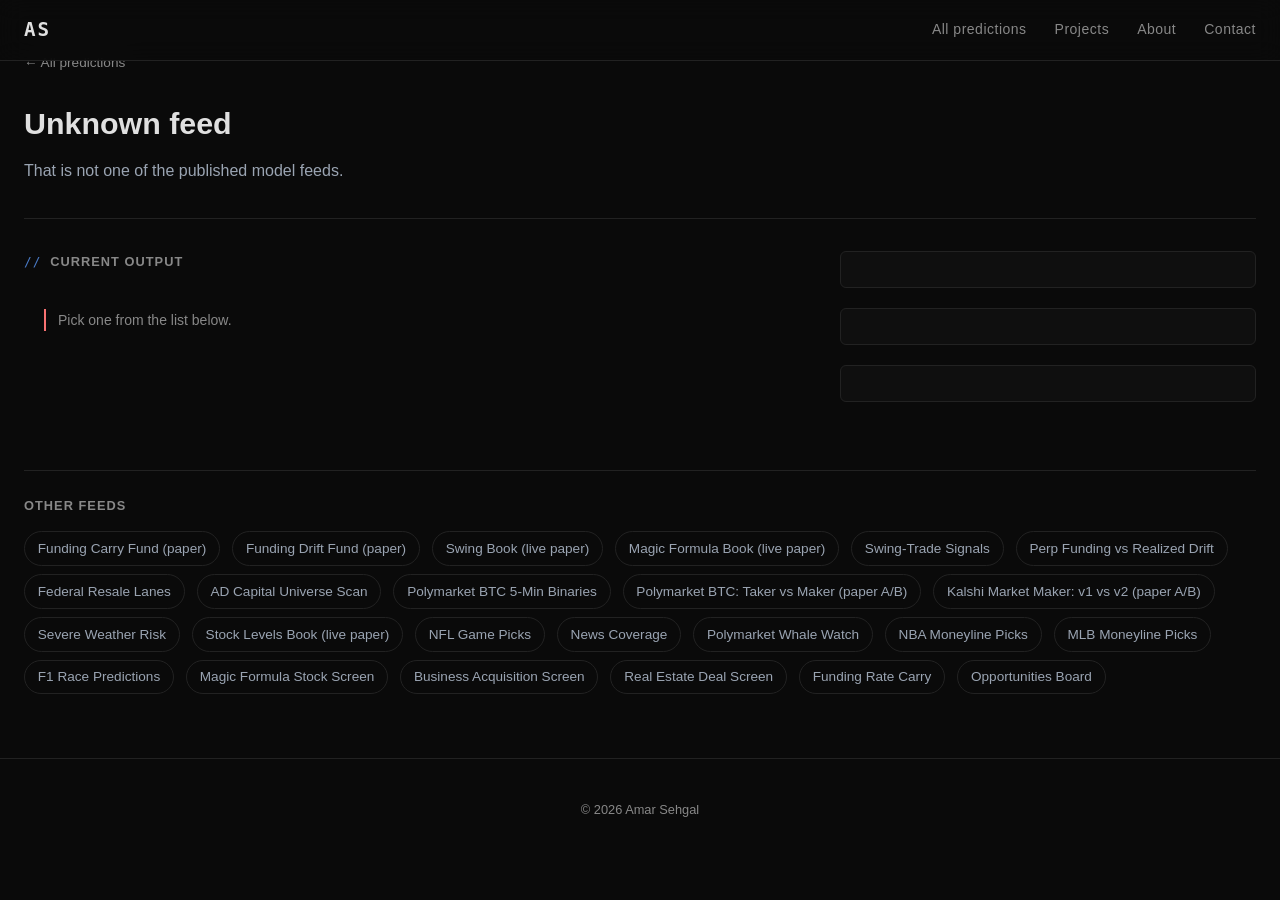
<file: feed.html>
<!DOCTYPE html>
<html lang="en">
<head>
    <meta charset="UTF-8">
    <meta name="viewport" content="width=device-width, initial-scale=1.0">
    <title>Model feed -- Amar Sehgal</title>
    <meta name="description" content="Full output and build notes for one of Amar Sehgal's live prediction models.">
    <meta name="author" content="Amar Sehgal">
    <meta name="theme-color" content="#0a0a0a">
    <!-- Every feed shares this page, so the per-feed title and description are set by
         feed.js from the query string. Deliberately noindex: nine URLs whose content is
         written by a script and changes hourly are not pages a search engine should be
         ranking, and the home page is the canonical entry point. -->
    <meta name="robots" content="noindex, follow">
    <link rel="icon" href="data:image/svg+xml,%3Csvg xmlns='http://www.w3.org/2000/svg' viewBox='0 0 32 32'%3E%3Crect width='32' height='32' rx='6' fill='%230a0a0a'/%3E%3Ctext x='16' y='22' font-family='monospace' font-size='16' font-weight='700' fill='%236ea8fe' text-anchor='middle'%3EAS%3C/text%3E%3C/svg%3E">
    <link rel="stylesheet" href="style.css?v=20260928b">
</head>
<body>
    <a href="#main" class="skip-link">Skip to content</a>
    <nav>
        <div class="nav-container">
            <a href="index.html" class="nav-logo">AS</a>
            <div class="nav-links" id="nav-links">
                <a href="index.html#predictions">All predictions</a>
                <a href="index.html#projects">Projects</a>
                <a href="index.html#about">About</a>
                <a href="index.html#contact">Contact</a>
            </div>
            <button class="nav-toggle" type="button" aria-label="Toggle menu" aria-controls="nav-links" aria-expanded="false">
                <span></span>
                <span></span>
                <span></span>
            </button>
        </div>
    </nav>

    <main id="main">
    <section id="feed-detail">
        <div class="container">
            <a class="feed-back" href="index.html#predictions">&larr; All predictions</a>

            <!-- Filled by feed.js. The unknown-feed case replaces the whole block. -->
            <div class="feed-head">
                <h1 id="feed-title">Loading...</h1>
                <p id="feed-tagline" class="feed-tagline"></p>
                <div class="feed-stampline">
                    <span id="feed-updated" class="prediction-date">Loading...</span>
                    <span id="feed-cadence" class="feed-cadence"></span>
                </div>
            </div>

            <div class="feed-layout">
                <div class="feed-main">
                    <h2 class="feed-sub">Current output</h2>
                    <div id="feed-content" class="prediction-content">
                        <p class="prediction-loading">Fetching the latest run...</p>
                    </div>

                    <!-- Session-by-session record. Removed outright when a feed has no
                         per-run series to show, so an empty heading never implies one. -->
                    <div id="feed-sessions" class="feed-sessions"></div>
                </div>

                <aside class="feed-aside">
                    <div id="feed-project" class="feed-panel"></div>
                    <div id="feed-history" class="feed-panel"></div>
                    <div id="feed-facts" class="feed-panel"></div>
                </aside>
            </div>

            <div id="feed-nav" class="feed-siblings"></div>
        </div>
    </section>
    </main>

    <footer>
        <div class="container">
            <p>&copy; <span id="footer-year">2026</span> Amar Sehgal</p>
        </div>
    </footer>

    <script src="predictions.js?v=20260928b"></script>
    <script src="feed.js?v=20260928b"></script>
</body>
</html>
</file>
<file: style.css>
/* ===== Reset & Base ===== */
*, *::before, *::after {
    margin: 0;
    padding: 0;
    box-sizing: border-box;
}

:root {
    --bg: #0a0a0a;
    --bg-card: #141414;
    --bg-hover: #1a1a1a;
    --text: #e0e0e0;
    --text-muted: #888;
    --accent: #6ea8fe;
    --accent-dim: #4a7cc9;
    --border: #222;
    --font: 'SF Mono', 'Fira Code', 'JetBrains Mono', 'Consolas', monospace;
}

html {
    scroll-behavior: smooth;
    scroll-padding-top: 80px;
}

body {
    font-family: -apple-system, BlinkMacSystemFont, 'Segoe UI', Roboto, sans-serif;
    background: var(--bg);
    color: var(--text);
    line-height: 1.7;
    font-size: 16px;
}

a {
    color: var(--accent);
    text-decoration: none;
    transition: color 0.2s;
}

a:hover {
    color: #fff;
}

/* The shell is wide; the PROSE is not. Line length is capped where text is read
   (.feed-tagline at 60ch, .hero-summary, .about-content p), so widening this gives the
   data -- tables, grids, the feed's two-column layout -- the room it was being denied
   without stretching any paragraph past a comfortable measure. */
.container {
    max-width: 1600px;
    margin: 0 auto;
    padding: 0 24px;
}

/* ===== Nav ===== */
nav {
    position: fixed;
    top: 0;
    width: 100%;
    background: rgba(10, 10, 10, 0.9);
    backdrop-filter: blur(12px);
    border-bottom: 1px solid var(--border);
    z-index: 100;
}

.nav-container {
    max-width: 1600px;
    margin: 0 auto;
    padding: 0 24px;
    display: flex;
    align-items: center;
    justify-content: space-between;
    height: 60px;
}

.nav-logo {
    font-family: var(--font);
    font-size: 1.2rem;
    font-weight: 700;
    color: var(--text);
    letter-spacing: 2px;
}

.nav-logo:hover {
    color: var(--accent);
}

.nav-links {
    display: flex;
    gap: 28px;
}

.nav-links a {
    color: var(--text-muted);
    font-size: 0.875rem;
    letter-spacing: 0.5px;
    transition: color 0.2s;
}

.nav-links a:hover {
    color: var(--text);
}

.nav-toggle {
    display: none;
    flex-direction: column;
    gap: 5px;
    background: none;
    border: none;
    cursor: pointer;
    padding: 4px;
}

.nav-toggle span {
    display: block;
    width: 22px;
    height: 2px;
    background: var(--text-muted);
    transition: all 0.3s;
}

/* ===== Hero ===== */
#hero {
    padding: 160px 0 100px;
    min-height: 80vh;
    display: flex;
    align-items: center;
}

.hero-greeting {
    color: var(--accent);
    font-family: var(--font);
    font-size: 0.95rem;
    margin-bottom: 12px;
}

#hero h1 {
    font-size: 3.2rem;
    font-weight: 700;
    letter-spacing: -1px;
    margin-bottom: 16px;
    color: #fff;
}

.hero-tagline {
    font-size: 1.3rem;
    color: var(--text-muted);
    margin-bottom: 24px;
}

.hero-summary {
    max-width: 560px;
    color: var(--text-muted);
    margin-bottom: 32px;
    line-height: 1.8;
}

.hero-links {
    display: flex;
    gap: 20px;
}

.hero-links a {
    padding: 10px 24px;
    border: 1px solid var(--border);
    border-radius: 6px;
    color: var(--text);
    font-size: 0.875rem;
    transition: all 0.2s;
}

.hero-links a:hover {
    border-color: var(--accent);
    color: var(--accent);
}

/* ===== Sections ===== */
section {
    padding: 80px 0;
}

section:nth-child(even) {
    background: var(--bg-card);
}

h2 {
    font-size: 1.8rem;
    font-weight: 600;
    margin-bottom: 40px;
    color: #fff;
    letter-spacing: -0.5px;
}

h2::before {
    content: '// ';
    color: var(--accent-dim);
    font-family: var(--font);
    font-weight: 400;
}

/* ===== About ===== */
.about-content p {
    color: var(--text-muted);
    margin-bottom: 16px;
    max-width: 600px;
}

/* ===== Timeline (Experience & Education) ===== */
.timeline {
    display: flex;
    flex-direction: column;
    gap: 36px;
}

.timeline-item {
    display: grid;
    grid-template-columns: 140px 1fr;
    gap: 24px;
}

.timeline-date {
    font-family: var(--font);
    font-size: 0.8rem;
    color: var(--text-muted);
    padding-top: 4px;
    white-space: nowrap;
}

.timeline-content h3 {
    font-size: 1.1rem;
    font-weight: 600;
    color: #fff;
    margin-bottom: 4px;
}

.timeline-company {
    color: var(--text-muted);
    font-size: 0.9rem;
    margin-bottom: 12px;
}

.timeline-content ul {
    list-style: none;
    padding: 0;
}

.timeline-content li {
    color: var(--text-muted);
    font-size: 0.9rem;
    padding-left: 16px;
    position: relative;
    margin-bottom: 8px;
}

.timeline-content li::before {
    content: '--';
    position: absolute;
    left: 0;
    color: var(--accent-dim);
    font-family: var(--font);
}

/* ===== Projects ===== */
.projects-grid {
    display: grid;
    /* 300px, not 240px. auto-fill packs as many columns as the minimum allows, so on a
       1600px shell a 240px floor produced six cramped columns of project cards whose
       titles and stack lines then wrapped two or three times each. Cards read better
       four-across and wide than six-across and narrow. */
    grid-template-columns: repeat(auto-fill, minmax(300px, 1fr));
    gap: 20px;
}

.project-card {
    background: var(--bg);
    border: 1px solid var(--border);
    border-radius: 8px;
    padding: 24px;
    transition: border-color 0.2s, transform 0.2s;
}

.project-card:hover {
    border-color: var(--accent-dim);
    transform: translateY(-2px);
}

.project-card h3 {
    font-size: 1rem;
    font-weight: 600;
    color: #fff;
    margin-bottom: 10px;
}

.project-card p {
    font-size: 0.875rem;
    color: var(--text-muted);
    margin-bottom: 16px;
    line-height: 1.6;
}

.project-tags {
    display: flex;
    flex-wrap: wrap;
    gap: 8px;
}

.project-tags span {
    font-family: var(--font);
    font-size: 0.7rem;
    color: var(--accent);
    background: rgba(110, 168, 254, 0.08);
    padding: 3px 10px;
    border-radius: 4px;
}

/* ===== Education extras ===== */
.subsection-title {
    font-size: 1rem;
    color: var(--text);
    margin-top: 40px;
    margin-bottom: 16px;
}

.awards-list {
    list-style: none;
    padding: 0;
}

.awards-list li {
    color: var(--text-muted);
    font-size: 0.9rem;
    padding: 8px 0;
    border-bottom: 1px solid var(--border);
}

.awards-list li:last-child {
    border-bottom: none;
}

.awards-list strong {
    color: var(--text);
}

/* ===== Predictions ===== */
.predictions-subtitle {
    color: var(--text-muted);
    font-size: 0.85rem;
    margin-top: -28px;
    margin-bottom: 36px;
}

.prediction-chips {
    display: flex;
    flex-wrap: wrap;
    gap: 8px;
    margin-bottom: 32px;
}

.prediction-chips a {
    font-family: var(--font);
    font-size: 0.75rem;
    color: var(--text-muted);
    border: 1px solid var(--border);
    border-radius: 999px;
    padding: 4px 12px;
}

.prediction-chips a:hover {
    color: var(--accent);
    border-color: var(--accent-dim);
}

.prediction-group {
    margin-bottom: 40px;
}

.prediction-group:last-child {
    margin-bottom: 0;
}

.prediction-group-title {
    font-family: var(--font);
    font-size: 0.8rem;
    font-weight: 600;
    text-transform: uppercase;
    letter-spacing: 0.08em;
    color: var(--text-muted);
    margin-bottom: 14px;
}

.prediction-grid {
    display: grid;
    grid-template-columns: repeat(auto-fill, minmax(min(100%, 460px), 1fr));
    gap: 16px;
    align-items: start;
}

.prediction-block {
    border: 1px solid var(--border);
    border-radius: 8px;
    overflow: hidden;
    min-width: 0;
}

.prediction-block[data-href] {
    cursor: pointer;
    transition: border-color 0.15s;
}

.prediction-block[data-href]:hover {
    border-color: var(--accent-dim);
}

.prediction-header {
    display: flex;
    justify-content: space-between;
    align-items: baseline;
    gap: 12px;
    padding: 14px 18px;
    background: var(--bg);
    border-bottom: 1px solid var(--border);
}

.prediction-header h3,
.prediction-header h4 {
    font-size: 1rem;
    font-weight: 600;
    color: #fff;
}

.prediction-related {
    font-size: 0.75rem;
    color: var(--text-muted);
    padding: 8px 18px;
    border-bottom: 1px solid var(--border);
}

.prediction-more {
    display: block;
    margin-top: 12px;
    font-family: var(--font);
    font-size: 0.75rem;
}

/* Home cards are previews: long captions clamp here and read in full on the feed page. */
.prediction-grid .prediction-content {
    padding: 16px 18px;
}

.prediction-grid .prediction-note,
.prediction-grid .prediction-banner,
.prediction-grid .nba-meta,
.prediction-grid .deal-record {
    display: -webkit-box;
    -webkit-box-orient: vertical;
    -webkit-line-clamp: 2;
    overflow: hidden;
}

/* Clipping stops at the padding box, so bottom padding would show a sliver of line 3;
   a transparent border keeps the spacing without it. */
.prediction-grid .prediction-note,
.prediction-grid .prediction-banner,
.prediction-grid .deal-record {
    padding-bottom: 0;
    border-bottom: 0.6rem solid transparent;
}

.prediction-date {
    font-family: var(--font);
    font-size: 0.7rem;
    color: var(--text-muted);
}

.prediction-content {
    padding: 20px;
}

.prediction-loading {
    color: var(--text-muted);
    font-size: 0.875rem;
    font-style: italic;
}

.prediction-none {
    color: var(--text-muted);
    font-size: 0.875rem;
}

/* NBA game cards */
.nba-game {
    display: flex;
    align-items: center;
    justify-content: space-between;
    padding: 12px 0;
    border-bottom: 1px solid var(--border);
}

.nba-game:last-child {
    border-bottom: none;
    padding-bottom: 0;
}

.nba-game:first-child {
    padding-top: 0;
}

.nba-matchup {
    flex: 1;
}

.nba-teams {
    font-size: 0.9rem;
    color: var(--text);
}

.nba-teams .pick-team {
    color: #fff;
    font-weight: 600;
}

.nba-meta {
    font-size: 0.75rem;
    color: var(--text-muted);
    margin-top: 2px;
}

.nba-pick {
    text-align: right;
    min-width: 100px;
}

.nba-pick-label {
    font-family: var(--font);
    font-size: 0.7rem;
    color: var(--accent);
    text-transform: uppercase;
    letter-spacing: 1px;
}

.nba-confidence {
    font-family: var(--font);
    font-size: 0.8rem;
    color: var(--text-muted);
}

.confidence-high {
    color: #4ade80;
}

.confidence-med {
    color: #fbbf24;
}

/* F1 prediction table */
.f1-race-name,
.prediction-slate {
    font-size: 0.9rem;
    color: var(--text);
    margin-bottom: 12px;
}

.f1-grid {
    display: grid;
    grid-template-columns: 32px 1fr 80px;
    gap: 4px 12px;
    font-size: 0.85rem;
}

.f1-pos {
    font-family: var(--font);
    color: var(--accent-dim);
    text-align: right;
}

.f1-driver {
    color: var(--text);
}

.f1-score {
    font-family: var(--font);
    color: var(--text-muted);
    text-align: right;
    font-size: 0.75rem;
}

.f1-pos-1 .f1-driver { color: #fbbf24; font-weight: 600; }
.f1-pos-2 .f1-driver { color: #d1d5db; font-weight: 600; }
.f1-pos-3 .f1-driver { color: #cd7f32; font-weight: 600; }

/* ===== Skills ===== */
.skills-grid {
    display: flex;
    flex-direction: column;
    gap: 28px;
}

.skill-group h3 {
    font-size: 0.85rem;
    color: var(--text-muted);
    text-transform: uppercase;
    letter-spacing: 1px;
    margin-bottom: 12px;
}

/* ===== Timeline extras ===== */
.timeline-role-note {
    font-size: 0.8rem;
    color: var(--accent-dim);
    font-style: italic;
    margin-bottom: 12px;
}

.timeline-coursework {
    font-size: 0.8rem;
    color: var(--text-muted);
    font-style: italic;
    margin-top: 8px;
}

/* ===== Contact ===== */
.contact-text {
    color: var(--text-muted);
    margin-bottom: 24px;
}

.contact-links {
    display: flex;
    gap: 24px;
}

.contact-links a {
    padding: 10px 24px;
    border: 1px solid var(--border);
    border-radius: 6px;
    font-size: 0.875rem;
    transition: all 0.2s;
}

.contact-links a:hover {
    border-color: var(--accent);
}

/* ===== Footer ===== */
footer {
    padding: 40px 0;
    border-top: 1px solid var(--border);
}

footer p {
    text-align: center;
    color: var(--text-muted);
    font-size: 0.8rem;
}

/* ===== Mobile ===== */
@media (max-width: 640px) {
    #hero h1 {
        font-size: 2.2rem;
    }

    .hero-tagline {
        font-size: 1.1rem;
    }

    .hero-links {
        flex-direction: column;
        gap: 12px;
    }

    .hero-links a {
        text-align: center;
    }

    .timeline-item {
        grid-template-columns: 1fr;
        gap: 4px;
    }

    .nav-links {
        display: none;
        position: absolute;
        top: 60px;
        left: 0;
        right: 0;
        background: rgba(10, 10, 10, 0.95);
        backdrop-filter: blur(12px);
        flex-direction: column;
        padding: 20px 24px;
        gap: 16px;
        border-bottom: 1px solid var(--border);
    }

    .nav-links.active {
        display: flex;
    }

    .nav-toggle {
        display: flex;
    }

    .contact-links {
        flex-direction: column;
    }

    .contact-links a {
        text-align: center;
    }
}

/* ===== Accessibility ===== */
.skip-link {
    position: absolute;
    left: -9999px;
    top: 0;
    z-index: 200;
    padding: 10px 16px;
    background: var(--bg-card);
    border: 1px solid var(--accent);
    border-radius: 0 0 6px 0;
    color: var(--accent);
    font-size: 0.85rem;
}

.skip-link:focus {
    left: 0;
}

a:focus-visible,
button:focus-visible {
    outline: 2px solid var(--accent);
    outline-offset: 3px;
    border-radius: 2px;
}

/* ===== Prediction states ===== */
/* Distinguishable states so "off-season", "stale" and "broken" never read alike. */
.prediction-none {
    padding-left: 12px;
    border-left: 2px solid var(--border);
    line-height: 1.6;
}

.prediction-offseason {
    border-left-color: var(--accent-dim);
    color: var(--text);
}

.prediction-stale {
    border-left-color: #fbbf24;
}

.prediction-error {
    border-left-color: #f87171;
}

.prediction-pending {
    border-left-color: var(--text-muted);
}

/* ===== Mobile: prediction rows ===== */
@media (max-width: 640px) {
    .nba-game {
        flex-direction: column;
        align-items: flex-start;
        gap: 8px;
    }

    .nba-pick {
        text-align: left;
    }

    .f1-grid {
        grid-template-columns: 28px 1fr 56px;
        gap: 4px 8px;
    }

    .predictions-subtitle {
        margin-top: -16px;
    }
}


/* Real estate deal screen -- reuses the .nba-game card; only the extras below. */
.deal-record {
    font-size: 0.85rem;
    line-height: 1.6;
    color: #9aa4b2;
    background: rgba(255, 255, 255, 0.03);
    border-left: 3px solid #4a5568;
    padding: 0.75rem 1rem;
    margin-bottom: 1rem;
    border-radius: 4px;
}

.deal-record strong { color: #cbd5e1; }

.deal-address { font-size: 0.95rem; }

.deal-address a {
    color: inherit;
    text-decoration: none;
    border-bottom: 1px dotted #4a5568;
}

.deal-address a:hover { border-bottom-style: solid; }

.deal-prices { margin-top: 0.15rem; }

/* Magic Formula screen: the ticker is the identifier, the company name is context,
   so the name sits alongside at a lower weight rather than replacing it. */
.idea-name {
    color: #94a3b8;
    font-weight: 400;
    font-size: 0.85rem;
    margin-left: 0.4rem;
}

/* Opportunities board: one block per source, each carrying its own caveat. */
.opportunity-source {
    margin-bottom: 1.5rem;
    padding-bottom: 0.5rem;
    border-bottom: 1px solid var(--border);
}

.opportunity-source:last-of-type { border-bottom: none; }

.opportunity-source-head {
    margin-bottom: 0.5rem;
    text-transform: none;
}

.opportunity-source-head strong { color: #cbd5e1; }

/* The caveat is deliberately styled as body text rather than fine print: on this
   board it is load-bearing, not a disclaimer to skim past. */
.prediction-note {
    font-size: 0.85rem;
    line-height: 1.6;
    color: #9aa4b2;
    background: rgba(255, 255, 255, 0.03);
    border-left: 3px solid #4a5568;
    padding: 0.6rem 0.9rem;
    margin-top: 0.5rem;
    border-radius: 4px;
}

/* A warning that sits ABOVE a feed's content rather than replacing it. Used where the
   output is still real but something about its inputs is not current -- the Magic
   Formula universe being months behind the current filings is the case this exists
   for. Suppressing the panel instead was worse: a hidden feed and a broken feed look
   the same, and the reader loses the ranking as well as the caveat. */
.prediction-banner {
    font-size: 0.85rem;
    line-height: 1.6;
    color: #cbd5e1;
    background: rgba(251, 191, 36, 0.06);
    border-left: 3px solid #fbbf24;
    padding: 0.6rem 0.9rem;
    margin: 0 0 0.9rem;
    border-radius: 4px;
}

/* The soft variant: the input IS current, and the banner is just saying so. */
.prediction-warn {
    color: #9aa4b2;
    background: rgba(255, 255, 255, 0.03);
    border-left-color: #4a5568;
}

.prediction-warn-hard {
    border-left-color: #fbbf24;
}

/* ===== Prediction headings link to their own page ===== */
.prediction-title-link {
    color: inherit;
    text-decoration: none;
    display: inline-flex;
    align-items: baseline;
    gap: 0.4rem;
}

.prediction-title-link:hover,
.prediction-title-link:focus-visible {
    color: var(--accent);
}

/* The arrow only appears on hover/focus, so nine of them do not turn the section into
   a wall of chevrons -- but it is always in the DOM, so nothing reflows on hover. */
.prediction-title-arrow {
    font-size: 0.8em;
    opacity: 0;
    transform: translateX(-4px);
    transition: opacity 0.15s ease, transform 0.15s ease;
}

.prediction-title-link:hover .prediction-title-arrow,
.prediction-title-link:focus-visible .prediction-title-arrow {
    opacity: 1;
    transform: translateX(0);
}

/* ===== feed.html ===== */
#feed-detail {
    padding: 3rem 0 4rem;
}

.feed-back {
    display: inline-block;
    margin-bottom: 1.5rem;
    font-size: 0.85rem;
    color: var(--text-muted);
    text-decoration: none;
}

.feed-back:hover { color: var(--accent); }

.feed-head {
    border-bottom: 1px solid var(--border);
    padding-bottom: 1.25rem;
    margin-bottom: 2rem;
}

.feed-head h1 {
    font-size: 1.9rem;
    margin: 0 0 0.5rem;
}

.feed-tagline {
    color: #9aa4b2;
    max-width: 60ch;
    margin: 0 0 0.9rem;
    line-height: 1.6;
}

.feed-stampline {
    display: flex;
    flex-wrap: wrap;
    gap: 0.5rem 1.2rem;
    align-items: baseline;
}

.feed-cadence {
    font-size: 0.8rem;
    color: var(--text-muted);
    text-transform: lowercase;
}

/* Output first and wide; the notes sit beside it on a desktop and below it on a phone,
   because the numbers are what someone came for and the caveats are what keeps them
   honest -- neither belongs behind a fold. */
.feed-layout {
    display: grid;
    /* The aside holds short fact rows and caveat prose; it does not get better past
       ~30rem, so it is capped in absolute terms and the remaining width all goes to the
       output column. A pair of fr units would have split every extra pixel between them
       and left the notes panel stretched across half a wide screen. */
    grid-template-columns: minmax(0, 1fr) minmax(18rem, 26rem);
    gap: 2.5rem;
    align-items: start;
}

.feed-sub {
    font-size: 0.8rem;
    letter-spacing: 0.08em;
    text-transform: uppercase;
    color: var(--text-muted);
    margin: 0 0 1rem;
}

.feed-panel {
    background: rgba(255, 255, 255, 0.02);
    border: 1px solid var(--border);
    border-radius: 6px;
    padding: 1.1rem 1.25rem;
    margin-bottom: 1.25rem;
}

.feed-panel h3 {
    font-size: 0.8rem;
    letter-spacing: 0.08em;
    text-transform: uppercase;
    color: var(--text-muted);
    margin: 0 0 0.9rem;
}

.feed-panel h4 {
    font-size: 0.85rem;
    color: #cbd5e1;
    margin: 1rem 0 0.3rem;
}

.feed-panel p {
    font-size: 0.85rem;
    line-height: 1.65;
    color: #9aa4b2;
    margin: 0;
}

.feed-repo {
    margin-top: 1.1rem !important;
    padding-top: 0.8rem;
    border-top: 1px solid var(--border);
    font-size: 0.8rem !important;
}

.feed-facts {
    margin: 0;
    font-size: 0.85rem;
}

.feed-fact {
    display: flex;
    justify-content: space-between;
    gap: 1rem;
    padding: 0.4rem 0;
    border-bottom: 1px solid rgba(255, 255, 255, 0.04);
}

.feed-fact:last-child { border-bottom: none; }

.feed-fact dt {
    color: var(--text-muted);
    flex-shrink: 0;
}

.feed-fact dd {
    margin: 0;
    color: #cbd5e1;
    text-align: right;
    font-family: ui-monospace, SFMono-Regular, Menlo, monospace;
    font-size: 0.8rem;
    overflow-wrap: anywhere;
}

.feed-siblings {
    margin-top: 3rem;
    padding-top: 1.5rem;
    border-top: 1px solid var(--border);
}

.feed-siblings h3 {
    font-size: 0.8rem;
    letter-spacing: 0.08em;
    text-transform: uppercase;
    color: var(--text-muted);
    margin: 0 0 0.9rem;
}

.feed-sibling-links {
    display: flex;
    flex-wrap: wrap;
    gap: 0.5rem 0.75rem;
}

.feed-sibling-links a {
    font-size: 0.85rem;
    color: #9aa4b2;
    text-decoration: none;
    border: 1px solid var(--border);
    border-radius: 999px;
    padding: 0.3rem 0.8rem;
}

.feed-sibling-links a:hover,
.feed-sibling-links a:focus-visible {
    color: var(--accent);
    border-color: var(--accent-dim);
}

@media (max-width: 860px) {
    .feed-layout {
        grid-template-columns: minmax(0, 1fr);
        gap: 2rem;
    }
}

.feed-norecord {
    margin-top: 0.8rem !important;
    font-size: 0.8rem !important;
    line-height: 1.6;
}

.feed-facts + .feed-norecord {
    padding-top: 0.8rem;
    border-top: 1px solid var(--border);
}

/* An archived run on a detail page. Read as "kept on purpose", not as an error --
   distinctly not the amber of a stale-input warning. */
.prediction-archived {
    background: rgba(110, 168, 254, 0.06);
    border-left-color: var(--accent-dim);
}

/* Hit / miss beside a pick on a played event. Colour alone does not carry it -- the
   word is there too, for anyone who cannot separate the two greens and reds. */
.game-mark {
    display: inline-block;
    margin-top: 0.3rem;
    font-size: 0.7rem;
    letter-spacing: 0.06em;
    text-transform: uppercase;
}

.game-hit { color: #4ade80; }
.game-miss { color: #f87171; }
.game-pending { color: var(--text-muted); }
.game-bet-open { color: var(--text); }

.game-score {
    margin-left: 0.5rem;
    font-size: 0.85em;
    color: var(--text-muted);
}

.confidence-low { color: #f87171; }

.feed-sub-spaced { margin-top: 2.5rem; }

/* ===== Equity curve ===== */
.equity-figure { margin: 0 0 1.25rem; }

.equity-chart {
    width: 100%;
    height: auto;
    overflow: visible;
}

.equity-figure figcaption {
    display: flex;
    flex-wrap: wrap;
    gap: 0.4rem 1rem;
    align-items: center;
    margin-top: 0.5rem;
    font-size: 0.78rem;
    color: var(--text-muted);
}

/* Legend swatch. Present for both series even though the lines are also directly
   labelled at their right-hand ends -- identity is never carried by colour alone. */
.chart-key {
    display: inline-flex;
    align-items: center;
    gap: 0.4rem;
    color: #cbd5e1;
}

.chart-key i {
    width: 14px;
    height: 3px;
    border-radius: 2px;
    display: inline-block;
}

/* The dashed swatch matches the dashed SPY line: the benchmark is an endpoint, not a
   measured path, and the dash is what says so at a glance. */
.chart-key i.dashed {
    background-image: linear-gradient(90deg, currentColor 60%, transparent 60%);
    background-size: 5px 3px;
}

.chart-note { flex-basis: 100%; line-height: 1.5; }

.chart-table {
    margin: 0 0 1.25rem;
    font-size: 0.8rem;
}

.chart-table summary {
    cursor: pointer;
    color: var(--text-muted);
    padding: 0.3rem 0;
}

.chart-table summary:hover { color: var(--accent); }
</file>
